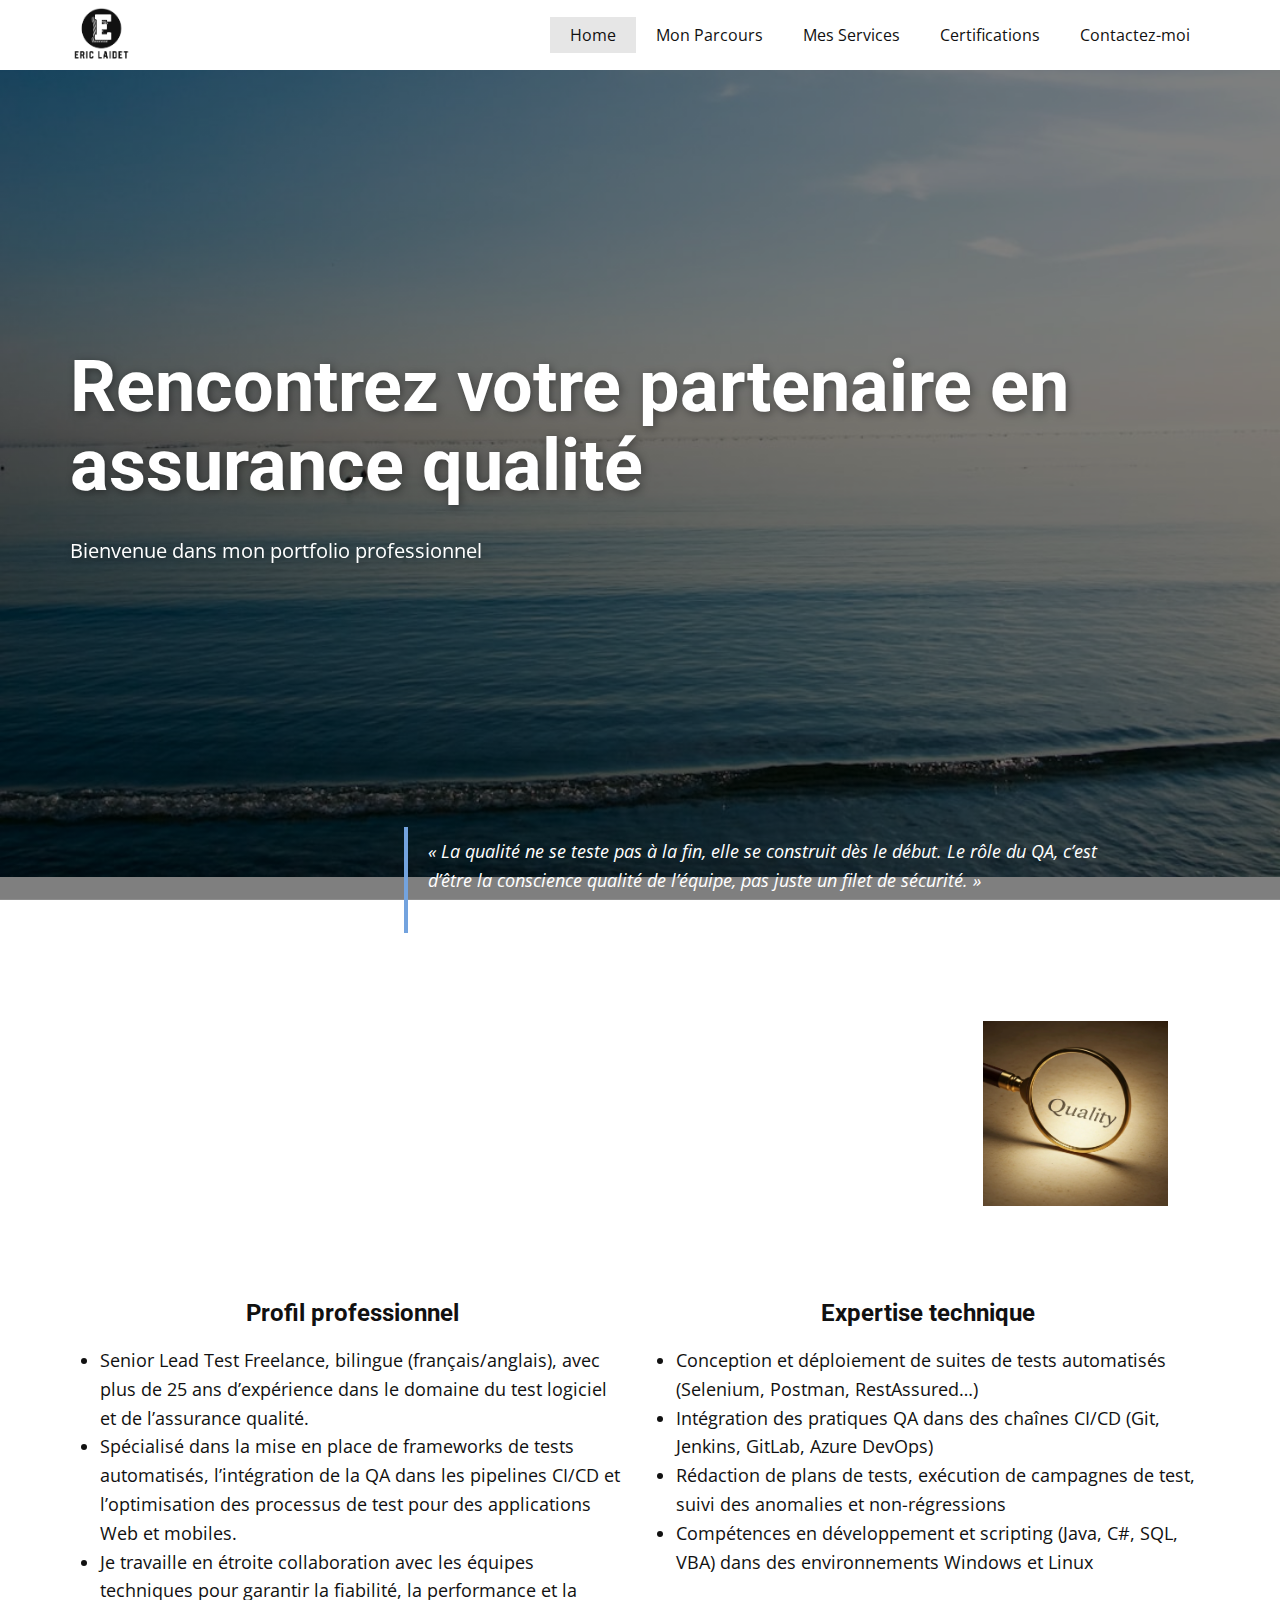
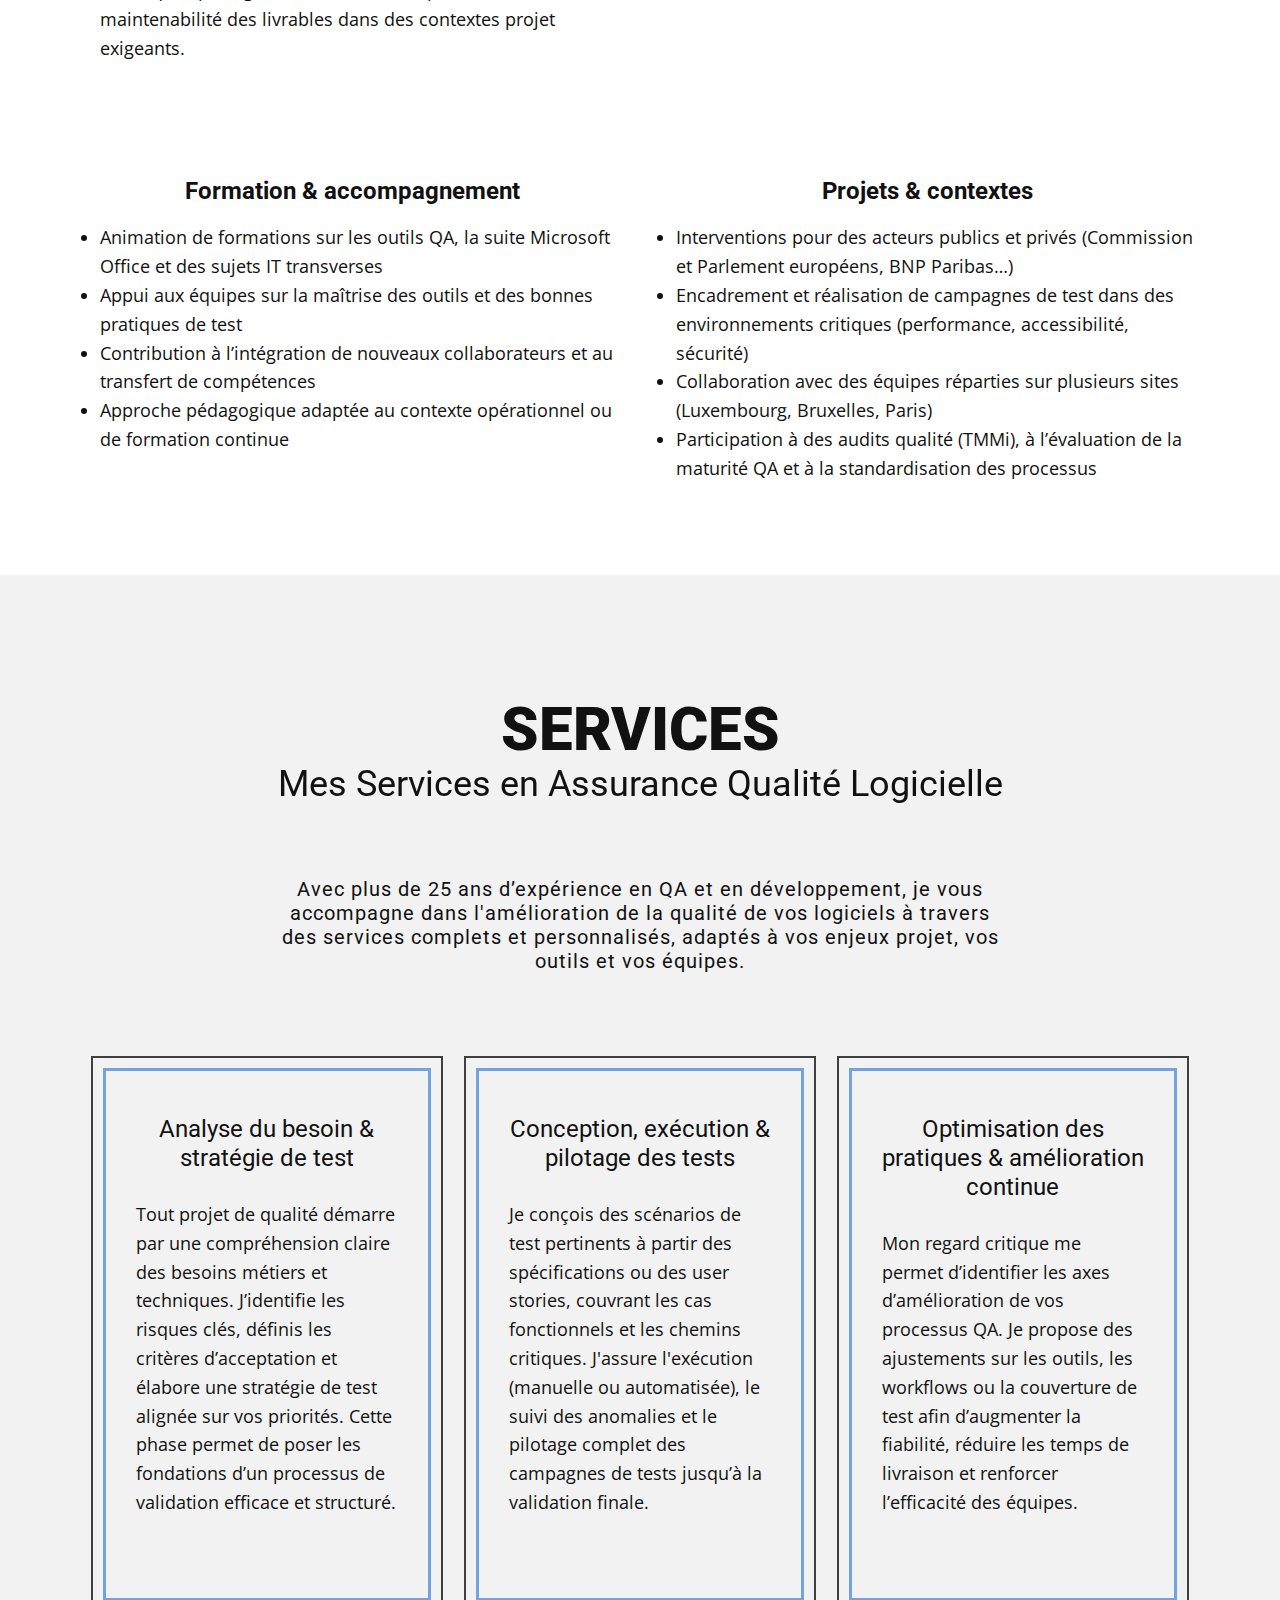
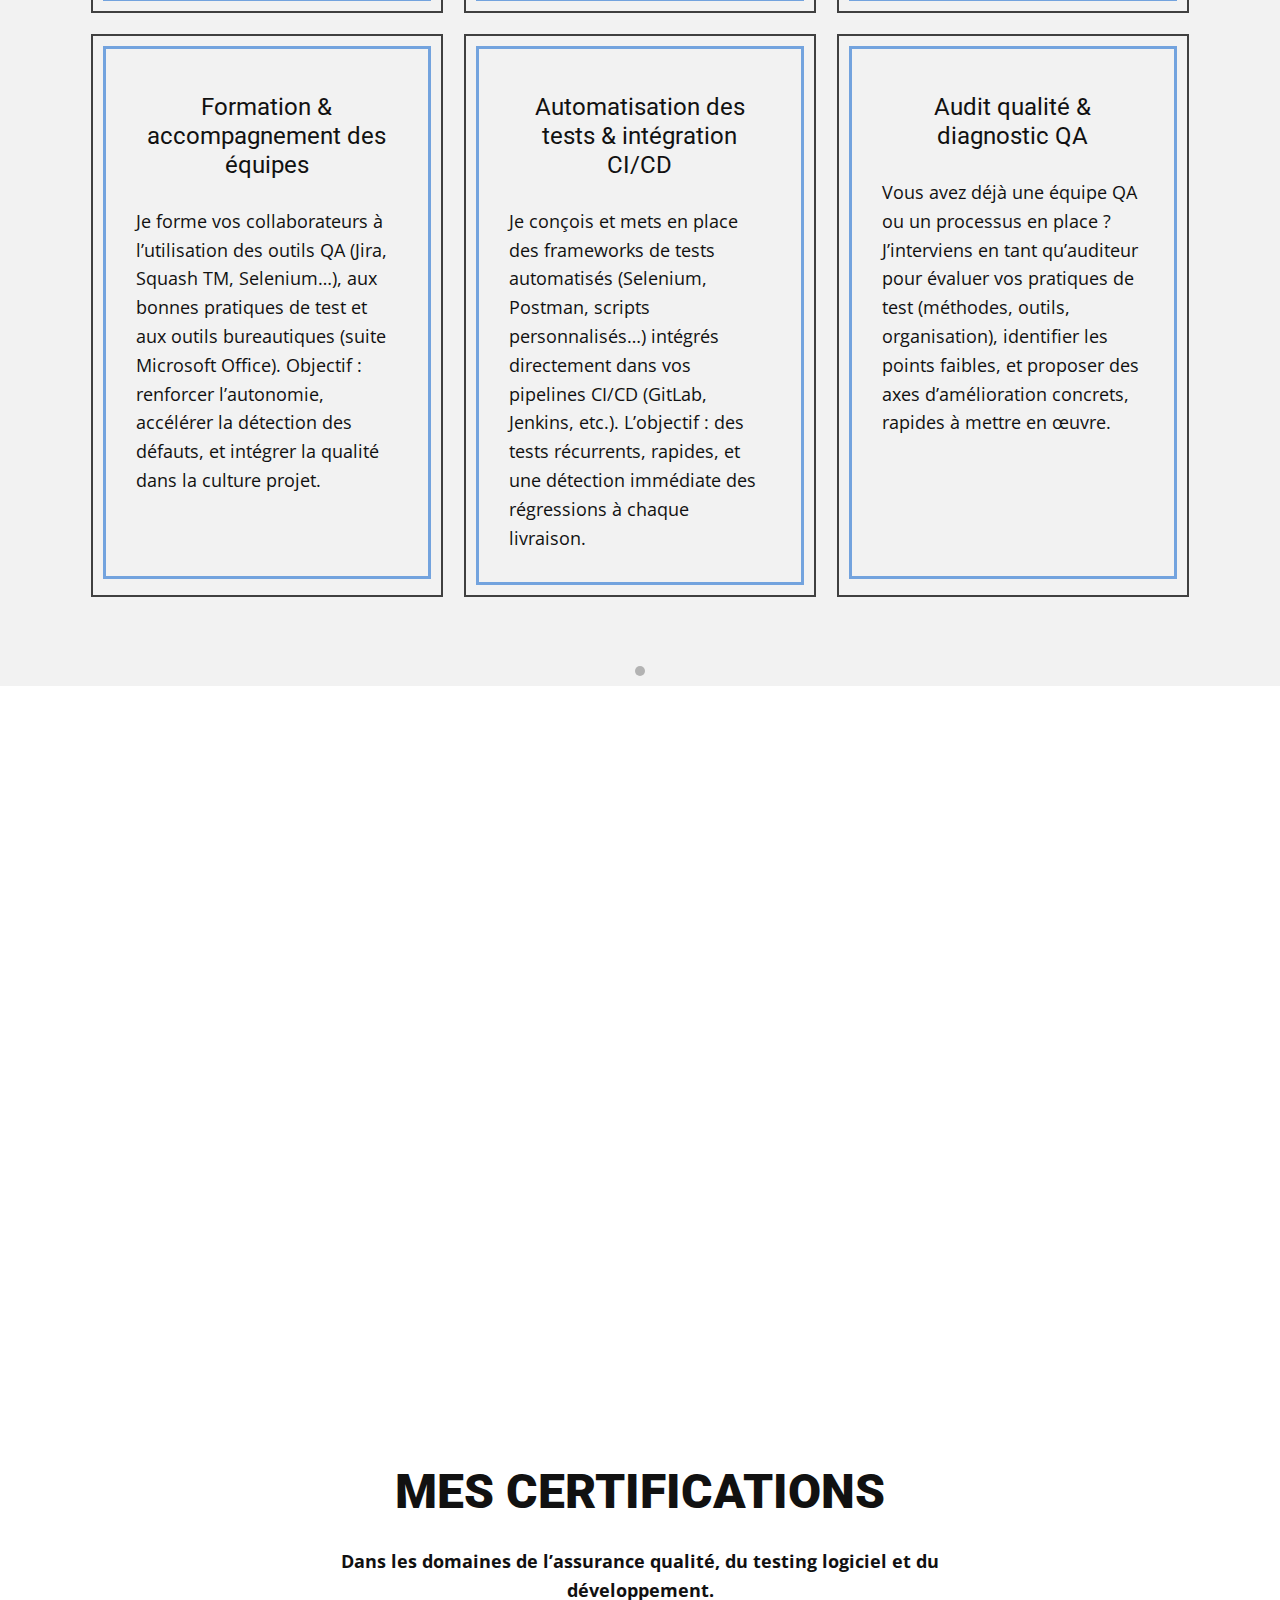
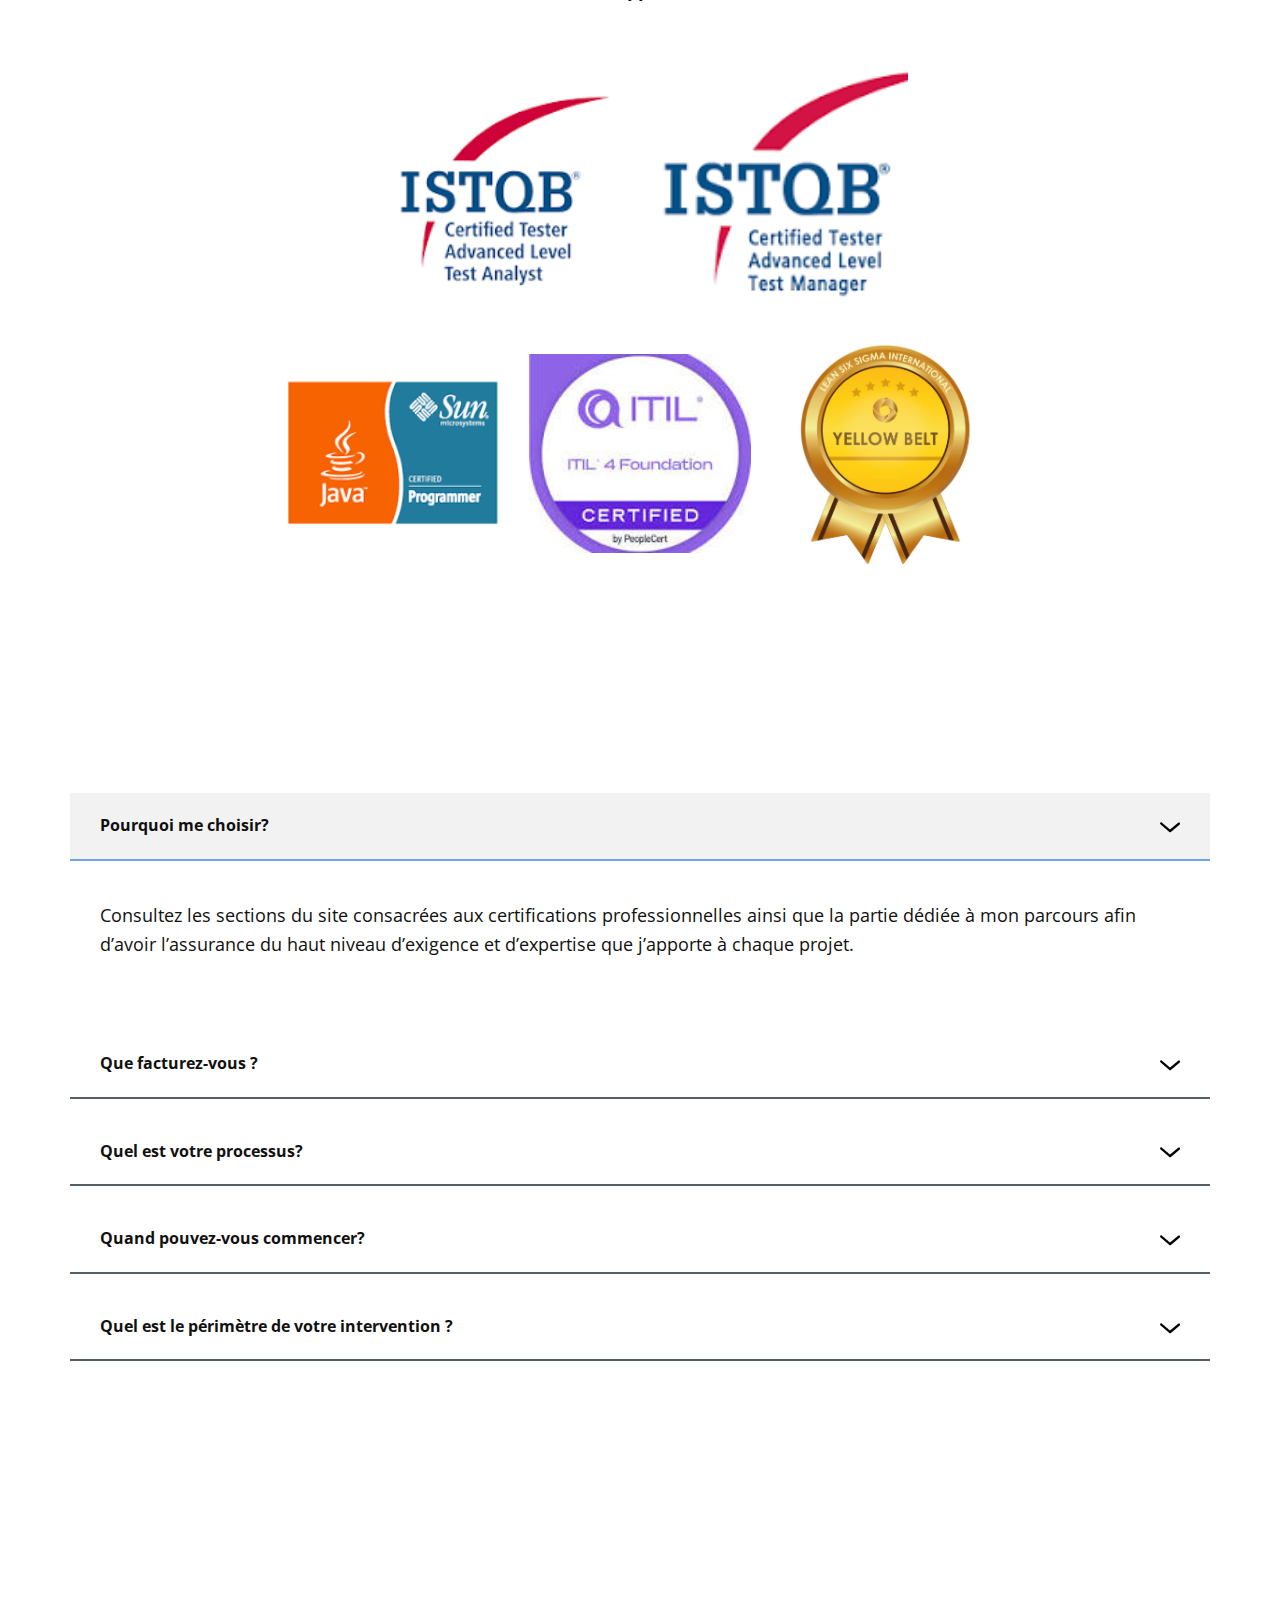
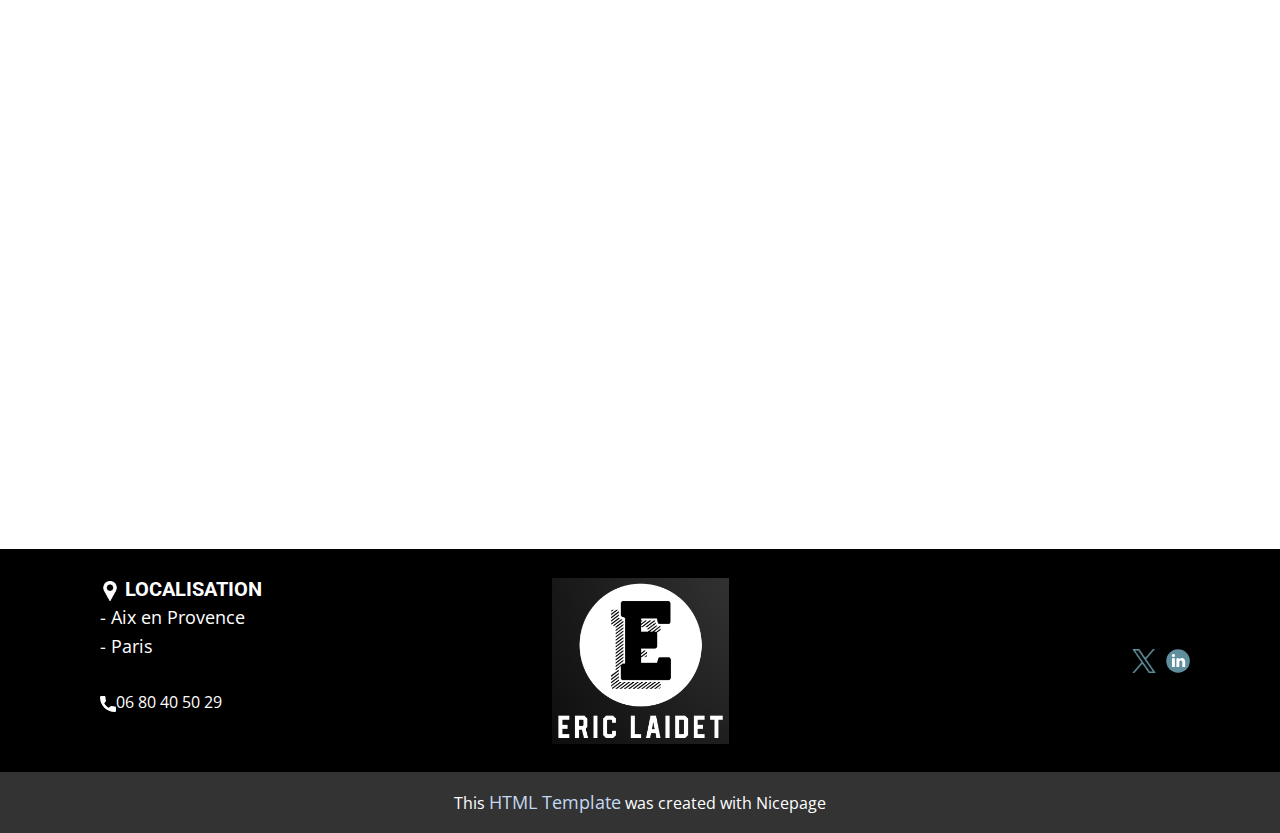
<file: index.html>
<!DOCTYPE html>
<html style="font-size: 16px;" lang="fr"><head>
    <meta name="viewport" content="width=device-width, initial-scale=1.0">
    <meta charset="utf-8">
    <meta name="keywords" content="Connect with the QA Expert, Certification, Professional QA Portfolio Overview, Services, We provide value of our clients, Meet the Quality Assurance Specialist, Contact Me, Introduction, Explore My Services, My Picture, Quality Assurance Services Offered, Faq, Contact Us">
    <meta name="description" content="">
    <title>ELaidet_QA</title>
    <link rel="stylesheet" href="nicepage.css" media="screen">
<link rel="stylesheet" href="index.css" media="screen">
    <script class="u-script" type="text/javascript" src="jquery.js" defer=""></script>
    <script class="u-script" type="text/javascript" src="nicepage.js" defer=""></script>
    <meta name="generator" content="Nicepage 7.9.4, nicepage.com">
    <meta name="referrer" content="origin">
    <link rel="icon" href="images/Logo_EL_Black.png">
    
    
    
    
    
    
    
    
    
    <link id="u-theme-google-font" rel="stylesheet" href="https://fonts.googleapis.com/css?family=Roboto:100,100i,300,300i,400,400i,500,500i,700,700i,900,900i|Open+Sans:300,300i,400,400i,500,500i,600,600i,700,700i,800,800i">
    <script type="application/ld+json">{
		"@context": "http://schema.org",
		"@type": "Organization",
		"name": "ELaidet_QA",
		"logo": "images/Logo_EL_White_Eric.png",
		"sameAs": [
				"https://x.com/luxtesting",
				"https://www.linkedin.com/in/eriklaidet/"
		]
}</script>
    <meta name="theme-color" content="#73a3de">
    <meta property="og:title" content="ELaidet_QA">
    <meta property="og:description" content="">
    <meta property="og:type" content="website">
  <meta data-intl-tel-input-cdn-path="intlTelInput/"></head>
  <body data-home-page="ELaidet_QA.html" data-home-page-title="ELaidet_QA" data-path-to-root="./" data-include-products="false" class="u-body u-xl-mode" data-lang="fr"><header class="u-clearfix u-header u-sticky u-sticky-6be7 u-header" id="header"><div class="u-clearfix u-sheet u-valign-middle-lg u-valign-middle-md u-valign-middle-sm u-valign-middle-xs u-sheet-1">
        <a href="#" class="u-image u-logo u-image-1" data-image-width="282" data-image-height="259">
          <img src="images/Logo_EL_White_Eric.png" class="u-logo-image u-logo-image-1">
        </a>
        <nav class="u-menu u-menu-one-level u-offcanvas u-menu-1" role="navigation">
          <div class="menu-collapse" style="font-size: 1rem; letter-spacing: 0px;">
            <a class="u-button-style u-custom-color u-custom-left-right-menu-spacing u-custom-padding-bottom u-custom-top-bottom-menu-spacing u-hamburger-link u-nav-link u-text-active-palette-1-base u-text-hover-palette-2-base" href="#" tabindex="-1" aria-label="Open menu" aria-controls="d698">
              <svg class="u-svg-link" viewBox="0 0 24 24"><use xlink:href="#menu-hamburger"></use></svg>
              <svg class="u-svg-content" version="1.1" id="menu-hamburger" viewBox="0 0 16 16" x="0px" y="0px" xmlns:xlink="http://www.w3.org/1999/xlink" xmlns="http://www.w3.org/2000/svg"><g><rect y="1" width="16" height="2"></rect><rect y="7" width="16" height="2"></rect><rect y="13" width="16" height="2"></rect>
</g></svg>
            </a>
          </div>
          <div class="u-custom-menu u-nav-container">
            <ul role="menubar" class="u-nav u-unstyled u-nav-1"><li role="none" class="u-nav-item"><a tabindex="-1" role="menuitem" class="u-button-style u-nav-link u-white" href="./#Introduction" data-page-id="11914020" aria-haspopup="true">Home</a>
</li><li role="none" class="u-nav-item"><a tabindex="-1" role="menuitem" class="u-button-style u-nav-link u-white" href="./#MonParcours" data-page-id="11914020">Mon Parcours</a>
</li><li role="none" class="u-nav-item"><a tabindex="-1" role="menuitem" class="u-button-style u-nav-link u-white" href="./#carousel-2c79" data-page-id="11914020">Mes Services</a>
</li><li role="none" class="u-nav-item"><a tabindex="-1" role="menuitem" class="u-button-style u-nav-link u-white" href="./#block-1" data-page-id="11914020">Certifications</a>
</li><li role="none" class="u-nav-item"><a tabindex="-1" role="menuitem" class="u-button-style u-nav-link u-white" href="./#MeContacter" data-page-id="11914020">Contactez-moi</a>
</li></ul>
          </div>
          <div class="u-custom-menu u-nav-container-collapse" id="d698" role="region" aria-label="Menu panel">
            <div class="u-black u-container-style u-inner-container-layout u-opacity u-opacity-95 u-sidenav">
              <div class="u-inner-container-layout u-sidenav-overflow">
                <div class="u-menu-close" tabindex="-1" aria-label="Close menu"></div>
                <ul class="u-align-center u-nav u-popupmenu-items u-unstyled u-nav-2" role="menubar"><li role="none" class="u-nav-item"><a tabindex="-1" role="menuitem" class="u-button-style u-nav-link" href="./#Introduction" data-page-id="11914020" aria-haspopup="true">Home</a>
</li><li role="none" class="u-nav-item"><a tabindex="-1" role="menuitem" class="u-button-style u-nav-link" href="./#MonParcours" data-page-id="11914020">Mon Parcours</a>
</li><li role="none" class="u-nav-item"><a tabindex="-1" role="menuitem" class="u-button-style u-nav-link" href="./#carousel-2c79" data-page-id="11914020">Mes Services</a>
</li><li role="none" class="u-nav-item"><a tabindex="-1" role="menuitem" class="u-button-style u-nav-link" href="./#block-1" data-page-id="11914020">Certifications</a>
</li><li role="none" class="u-nav-item"><a tabindex="-1" role="menuitem" class="u-button-style u-nav-link" href="./#MeContacter" data-page-id="11914020">Contactez-moi</a>
</li></ul>
              </div>
            </div>
            <div class="u-black u-menu-overlay u-opacity u-opacity-70"></div>
          </div>
        </nav>
      </div></header> 
    <section class="skrollable skrollable-between u-align-center u-clearfix u-container-align-center u-container-align-center-xl u-image u-parallax u-shading u-uploaded-video u-section-1" id="Introduction" src="" data-image-width="425" data-image-height="319">
      <div class="u-clearfix u-sheet u-valign-bottom-md u-sheet-1">
        <h1 class="u-align-left u-text u-text-1" data-animation-name="customAnimationIn" data-animation-duration="1500" data-animation-delay="500">Rencontrez votre partenaire en assurance qualité</h1>
        <p class="u-align-left u-large-text u-text u-text-variant u-text-2" data-animation-name="customAnimationIn" data-animation-duration="1500" data-animation-delay="500">Bienvenue dans mon portfolio professionnel</p>
        <a href="./#MeContacter" data-page-id="11914020" class="u-active-white u-align-left u-border-2 u-border-active-white u-border-hover-white u-border-white u-btn u-btn-round u-button-style u-hover-white u-none u-radius-5 u-text-active-black u-text-hover-black u-btn-1" data-animation-name="customAnimationIn" data-animation-duration="1500" data-animation-delay="500">Me contacter </a>
        <blockquote class="u-align-left u-text u-text-3"> « La qualité ne se teste pas à la fin, elle se construit dès le début. Le rôle du QA, c’est d’être la conscience qualité de l’équipe, pas juste un filet de sécurité. »<br> — Un QA évangéliste
        </blockquote>
      </div>
    </section>
    <section class="u-align-center u-clearfix u-container-align-center u-container-align-center-xl u-section-2" id="MonParcours">
      <div class="u-clearfix u-sheet u-sheet-1">
        <h2 class="u-align-center u-text u-text-1" data-animation-name="customAnimationIn" data-animation-duration="1500" data-animation-delay="500">Mon parcours</h2>
        <img class="u-image u-image-default u-preserve-proportions u-image-1" src="images/Pict_Quality.png" alt="" data-image-width="1025" data-image-height="861">
        <div class="u-expanded-width u-list u-list-1">
          <div class="u-repeater u-repeater-1">
            <div class="u-container-style u-list-item u-repeater-item">
              <div class="u-container-layout u-similar-container u-valign-top u-container-layout-1">
                <h4 class="u-align-center u-text u-text-default u-text-2"> Profil professionnel</h4>
                <ul class="u-text u-text-default u-text-3">
                  <li> Senior Lead Test Freelance, bilingue (français/anglais), avec plus de 25 ans d’expérience dans le domaine du test logiciel et de l’assurance qualité.</li>
                  <li>Spécialisé dans la mise en place de frameworks de tests automatisés, l’intégration de la QA dans les pipelines CI/CD et l’optimisation des processus de test pour des applications Web et mobiles.</li>
                  <li>Je travaille en étroite collaboration avec les équipes techniques pour garantir la fiabilité, la performance et la maintenabilité des livrables dans des contextes projet exigeants.</li>
                </ul>
              </div>
            </div>
            <div class="u-container-style u-list-item u-repeater-item">
              <div class="u-container-layout u-similar-container u-valign-top u-container-layout-2">
                <h4 class="u-align-center u-text u-text-default u-text-4"> Expertise technique</h4>
                <ul class="u-text u-text-default u-text-5">
                  <li> Conception et déploiement de suites de tests automatisés (Selenium, Postman, RestAssured…) </li>
                  <li> Intégration des pratiques QA dans des chaînes CI/CD (Git, Jenkins, GitLab, Azure DevOps) </li>
                  <li> Rédaction de plans de tests, exécution de campagnes de test, suivi des anomalies et non-régressions </li>
                  <li> Compétences en développement et scripting (Java, C#, SQL, VBA) dans des environnements Windows et Linux</li>
                </ul>
              </div>
            </div>
            <div class="u-container-style u-list-item u-repeater-item">
              <div class="u-container-layout u-similar-container u-valign-top u-container-layout-3">
                <h4 class="u-align-center u-text u-text-default u-text-6"> Formation &amp; accompagnement</h4>
                <ul class="u-text u-text-default u-text-7">
                  <li> Animation de formations sur les outils QA, la suite Microsoft Office et des sujets IT transverses</li>
                  <li>Appui aux équipes sur la maîtrise des outils et des bonnes pratiques de test</li>
                  <li>Contribution à l’intégration de nouveaux collaborateurs et au transfert de compétences</li>
                  <li>Approche pédagogique adaptée au contexte opérationnel ou de formation continue</li>
                </ul>
              </div>
            </div>
            <div class="u-container-style u-list-item u-repeater-item">
              <div class="u-container-layout u-similar-container u-valign-top u-container-layout-4">
                <h4 class="u-align-center u-text u-text-default u-text-8"> Projets &amp; contextes</h4>
                <ul class="u-text u-text-default u-text-9">
                  <li> Interventions pour des acteurs publics et privés (Commission et Parlement européens, BNP Paribas…)</li>
                  <li>Encadrement et réalisation de campagnes de test dans des environnements critiques (performance, accessibilité, sécurité)</li>
                  <li>Collaboration avec des équipes réparties sur plusieurs sites (Luxembourg, Bruxelles, Paris)</li>
                  <li>Participation à des audits qualité (TMMi), à l’évaluation de la maturité QA et à la standardisation des processus</li>
                </ul>
              </div>
            </div>
          </div>
        </div>
      </div>
    </section>
    <section class="u-carousel u-slide u-block-7320-1" id="carousel-7a71" data-animation-name="" data-animation-duration="0" data-animation-delay="0" data-animation-direction="" data-interval="5000" data-u-ride="carousel">
      <ol class="u-absolute-hcenter u-carousel-indicators u-block-7320-2">
        <li data-u-target="#carousel-7a71" data-u-slide-to="0" class="u-active u-grey-30 u-shape-circle" style="width: 10px; height: 10px;"></li>
      </ol>
      <div class="u-carousel-inner" role="listbox">
        <div class="u-active u-align-center u-carousel-item u-clearfix u-valign-top-md u-section-3-1" data-animation-name="" data-animation-duration="0" data-animation-delay="0" data-animation-direction="">
          <div class="u-container-style u-expanded-width u-grey-5 u-group u-shape-rectangle u-group-1">
            <div class="u-container-layout u-container-layout-1">
              <h2 class="u-align-center u-text u-text-1" data-animation-name="customAnimationIn" data-animation-duration="1500">Services</h2>
              <h3 class="u-align-center u-text u-text-2" data-animation-name="customAnimationIn" data-animation-duration="1500" data-animation-delay="500"> Mes Services en Assurance Qualité Logicielle</h3>
              <h5 class="u-align-center u-text u-text-3"> Avec plus de 25 ans d’expérience en QA et en développement, je vous accompagne dans l'amélioration de la qualité de vos logiciels à travers des services complets et personnalisés, adaptés à vos enjeux projet, vos outils et vos équipes. </h5>
              <div class="u-align-center u-list u-list-1">
                <div class="u-layout-spacing-all u-repeater u-repeater-1">
                  <div class="u-border-2 u-border-grey-75 u-container-style u-list-item u-repeater-item">
                    <div class="u-container-layout u-similar-container u-valign-bottom-md u-valign-top-lg u-container-layout-2">
                      <div class="u-border-3 u-border-palette-1-base u-container-style u-expanded-width u-group u-group-2">
                        <div class="u-container-layout u-container-layout-3">
                          <h4 class="u-align-center u-text u-text-4"> Analyse du besoin &amp; stratégie de test</h4>
                          <p class="u-text u-text-default u-text-5"> Tout projet de qualité démarre par une compréhension claire des besoins métiers et techniques. J’identifie les risques clés, définis les critères d’acceptation et élabore une stratégie de test alignée sur vos priorités. Cette phase permet de poser les fondations d’un processus de validation efficace et structuré. </p>
                        </div>
                      </div>
                    </div>
                  </div>
                  <div class="u-border-2 u-border-grey-75 u-container-style u-list-item u-repeater-item">
                    <div class="u-container-layout u-similar-container u-valign-bottom-md u-valign-top-lg u-container-layout-4">
                      <div class="u-border-3 u-border-palette-1-base u-container-style u-expanded-width u-group u-group-3">
                        <div class="u-container-layout u-container-layout-5">
                          <h4 class="u-align-center u-text u-text-6"> Conception, exécution &amp; pilotage des tests</h4>
                          <p class="u-text u-text-default u-text-7"> Je conçois des scénarios de test pertinents à partir des spécifications ou des user stories, couvrant les cas fonctionnels et les chemins critiques. J'assure l'exécution (manuelle ou automatisée), le suivi des anomalies et le pilotage complet des campagnes de tests jusqu’à la validation finale. </p>
                        </div>
                      </div>
                    </div>
                  </div>
                  <div class="u-border-2 u-border-grey-75 u-container-style u-list-item u-repeater-item">
                    <div class="u-container-layout u-similar-container u-valign-bottom-md u-valign-top-lg u-container-layout-6">
                      <div class="u-border-3 u-border-palette-1-base u-container-style u-expanded-width u-group u-group-4">
                        <div class="u-container-layout u-container-layout-7">
                          <h4 class="u-align-center u-text u-text-8"> Optimisation des pratiques &amp; amélioration continue</h4>
                          <p class="u-text u-text-default u-text-9"> Mon regard critique me permet d’identifier les axes d’amélioration de vos processus QA. Je propose des ajustements sur les outils, les workflows ou la couverture de test afin d’augmenter la fiabilité, réduire les temps de livraison et renforcer l’efficacité des équipes. </p>
                        </div>
                      </div>
                    </div>
                  </div>
                  <div class="u-border-2 u-border-grey-75 u-container-style u-list-item u-repeater-item">
                    <div class="u-container-layout u-similar-container u-valign-bottom-md u-valign-top-lg u-container-layout-8">
                      <div class="u-border-3 u-border-palette-1-base u-container-style u-expanded-width u-group u-group-5">
                        <div class="u-container-layout u-container-layout-9">
                          <h4 class="u-align-center u-text u-text-10"> Formation &amp; accompagnement des équipes</h4>
                          <p class="u-text u-text-default u-text-11"> Je forme vos collaborateurs à l’utilisation des outils QA (Jira, Squash TM, Selenium…), aux bonnes pratiques de test et aux outils bureautiques (suite Microsoft Office). Objectif : renforcer l’autonomie, accélérer la détection des défauts, et intégrer la qualité dans la culture projet.</p>
                        </div>
                      </div>
                    </div>
                  </div>
                  <div class="u-border-2 u-border-grey-75 u-container-style u-list-item u-repeater-item">
                    <div class="u-container-layout u-similar-container u-valign-bottom-md u-valign-top-lg u-container-layout-10">
                      <div class="u-border-3 u-border-palette-1-base u-container-style u-expanded-width u-group u-group-6">
                        <div class="u-container-layout u-container-layout-11">
                          <h4 class="u-align-center u-text u-text-12"> Automatisation des tests &amp; intégration CI/CD </h4>
                          <p class="u-text u-text-default u-text-13"> Je conçois et mets en place des frameworks de tests automatisés (Selenium, Postman, scripts personnalisés…) intégrés directement dans vos pipelines CI/CD (GitLab, Jenkins, etc.). L’objectif : des tests récurrents, rapides, et une détection immédiate des régressions à chaque livraison.&nbsp;</p>
                        </div>
                      </div>
                    </div>
                  </div>
                  <div class="u-border-2 u-border-grey-75 u-container-style u-list-item u-repeater-item">
                    <div class="u-container-layout u-similar-container u-valign-bottom-md u-valign-top-lg u-container-layout-12">
                      <div class="u-border-3 u-border-palette-1-base u-container-style u-expanded-width u-group u-group-7">
                        <div class="u-container-layout u-container-layout-13">
                          <h4 class="u-align-center u-text u-text-14"> Audit qualité &amp; diagnostic QA </h4>
                          <p class="u-text u-text-default u-text-15"> Vous avez déjà une équipe QA ou un processus en place ? J’interviens en tant qu’auditeur pour évaluer vos pratiques de test (méthodes, outils, organisation), identifier les points faibles, et proposer des axes d’amélioration concrets, rapides à mettre en œuvre.</p>
                        </div>
                      </div>
                    </div>
                  </div>
                </div>
              </div>
            </div>
          </div>
        </div>
      </div>
      <a class="u-absolute-vcenter u-carousel-control u-carousel-control-prev u-hidden u-text-grey-30 u-block-7320-3" href="#carousel-7a71" role="button" data-u-slide="prev"><span aria-hidden="true">
          <svg class="u-svg-link" viewBox="0 0 477.175 477.175"><path d="M145.188,238.575l215.5-215.5c5.3-5.3,5.3-13.8,0-19.1s-13.8-5.3-19.1,0l-225.1,225.1c-5.3,5.3-5.3,13.8,0,19.1l225.1,225
                    c2.6,2.6,6.1,4,9.5,4s6.9-1.3,9.5-4c5.3-5.3,5.3-13.8,0-19.1L145.188,238.575z"></path></svg></span><span class="sr-only">Previous</span>
      </a>
      <a class="u-absolute-vcenter u-carousel-control u-carousel-control-next u-hidden u-text-grey-30 u-block-7320-4" href="#carousel-7a71" role="button" data-u-slide="next"><span aria-hidden="true">
          <svg class="u-svg-link" viewBox="0 0 477.175 477.175"><path d="M360.731,229.075l-225.1-225.1c-5.3-5.3-13.8-5.3-19.1,0s-5.3,13.8,0,19.1l215.5,215.5l-215.5,215.5
                    c-5.3,5.3-5.3,13.8,0,19.1c2.6,2.6,6.1,4,9.5,4c3.4,0,6.9-1.3,9.5-4l225.1-225.1C365.931,242.875,365.931,234.275,360.731,229.075z"></path></svg></span><span class="sr-only">Suivant</span>
      </a>
    </section>
    <section class="skrollable u-clearfix u-image u-parallax u-shading u-section-4" id="BackGround_Logo" src="" data-image-width="1024" data-image-height="1024" data-animation-name="" data-animation-duration="0" data-animation-delay="0" data-animation-direction="">
      <div class="u-clearfix u-sheet u-valign-middle-md u-valign-middle-sm u-valign-middle-xs u-sheet-1">
        <h2 class="u-align-center u-text u-text-default u-text-1" data-animation-name="fadeIn" data-animation-duration="1500" data-animation-delay="500">Quality Assurance Services</h2>
        <a href="./#MeContacter" data-page-id="11914020" class="u-active-white u-align-center u-border-2 u-border-active-white u-border-hover-white u-border-white u-btn u-btn-round u-button-style u-hover-white u-none u-radius-5 u-text-active-black u-text-hover-black u-btn-1" data-animation-name="flipIn" data-animation-duration="1500" data-animation-delay="500" data-animation-direction="X">prendre contact </a>
      </div>
    </section>
    <section class="u-align-center u-clearfix u-container-align-center u-section-5" id="block-1">
      <div class="u-clearfix u-sheet u-sheet-1">
        <h2 class="u-align-center u-text u-text-default-lg u-text-default-md u-text-default-sm u-text-default-xl u-text-1"> Mes certifications</h2>
        <p class="u-align-center u-text u-text-2">Dans les domaines de l’assurance qualité, du testing logiciel et du développement.</p>
        <div class="u-expanded-width-sm u-expanded-width-xs u-gallery u-layout-grid u-show-text-on-hover u-gallery-1" id="carousel-2c48">
          <div class="u-gallery-inner u-gallery-inner-1" role="listbox">
            <div class="u-effect-fade u-gallery-item u-gallery-item-1">
              <div class="u-back-slide" data-image-width="204" data-image-height="192">
                <img class="u-back-image u-expanded" src="images/istqb_test_analyst.png">
              </div>
              <div class="u-align-center u-container-align-center u-over-slide u-shading u-valign-bottom-lg u-valign-bottom-md u-valign-bottom-sm u-valign-bottom-xs u-valign-middle-xl u-over-slide-1"></div>
            </div>
            <div class="u-effect-fade u-gallery-item u-gallery-item-2">
              <div class="u-back-slide" data-image-width="209" data-image-height="148">
                <img class="u-back-image u-expanded u-back-image-2" src="images/istqb_test_manager.png">
              </div>
              <div class="u-align-center u-container-align-center u-over-slide u-shading u-valign-bottom-lg u-valign-bottom-md u-valign-bottom-sm u-valign-bottom-xs u-valign-middle-xl u-over-slide-2"></div>
            </div>
          </div>
        </div>
        <div class="custom-expanded u-gallery u-layout-grid u-show-text-on-hover u-gallery-2" id="carousel-2c48">
          <div class="u-gallery-inner u-gallery-inner-2" role="listbox">
            <div class="u-effect-fade u-gallery-item u-gallery-item-3">
              <div class="u-back-slide" data-image-width="211" data-image-height="148">
                <img class="u-back-image u-expanded u-image-contain" src="images/Sunlogo_2.png">
              </div>
              <div class="u-align-center u-container-align-center u-over-slide u-shading u-valign-bottom-lg u-valign-bottom-md u-valign-bottom-sm u-valign-bottom-xs u-valign-middle-xl u-over-slide-3"></div>
            </div>
            <div class="u-effect-fade u-gallery-item u-gallery-item-4">
              <div class="u-back-slide" data-image-width="165" data-image-height="148">
                <img class="u-back-image u-expanded u-image-contain" src="images/itil_foundation_logo.jpeg">
              </div>
              <div class="u-align-center u-container-align-center u-over-slide u-shading u-valign-bottom-lg u-valign-bottom-md u-valign-bottom-sm u-valign-bottom-xs u-valign-middle-xl u-over-slide-4"></div>
            </div>
            <div class="u-effect-fade u-gallery-item u-gallery-item-5">
              <div class="u-back-slide" data-image-width="600" data-image-height="600">
                <img class="u-back-image u-expanded" src="images/sixsigmayellobelt.png">
              </div>
              <div class="u-align-center u-container-align-center u-over-slide u-shading u-valign-bottom-lg u-valign-bottom-md u-valign-bottom-sm u-valign-bottom-xs u-valign-middle-xl u-over-slide-5"></div>
            </div>
          </div>
        </div>
      </div>
    </section>
    <section class="u-align-left u-clearfix u-container-align-center-lg u-container-align-center-md u-container-align-center-sm u-container-align-center-xl u-container-align-left u-container-align-left-lg u-container-align-left-md u-container-align-left-sm u-container-align-left-xl u-section-6" id="FAQ">
      <div class="u-clearfix u-sheet u-valign-middle-lg u-valign-middle-md u-valign-middle-sm u-sheet-1">
        <h2 class="u-align-center u-text u-text-default-lg u-text-default-md u-text-default-sm u-text-default-xl u-text-1" data-animation-name="customAnimationIn" data-animation-duration="1000" data-animation-delay="0">Faq</h2>
        <div class="u-accordion u-expanded-width u-faq u-spacing-20 u-accordion-1" role="tablist">
          <div class="u-accordion-item">
            <a class="active u-accordion-link u-active-grey-5 u-border-2 u-border-active-palette-1-base u-border-hover-palette-5-dark-2 u-border-no-left u-border-no-right u-border-no-top u-border-palette-5-dark-2 u-button-style u-text-body-color u-accordion-link-1" id="link-accordion-6327" aria-controls="accordion-6327" aria-selected="true" role="tab"><span class="u-accordion-link-text">Pourquoi me choisir?</span><span class="u-accordion-link-icon u-icon u-icon-circle u-text-black u-icon-1"><svg class="u-svg-link" preserveAspectRatio="xMidYMin slice" viewBox="0 0 16 16" style=""><use xlink:href="#svg-2c6d"></use></svg><svg class="u-svg-content" viewBox="0 0 16 16" x="0px" y="0px" id="svg-2c6d" style=""><path d="M8,10.7L1.6,5.3c-0.4-0.4-1-0.4-1.3,0c-0.4,0.4-0.4,0.9,0,1.3l7.2,6.1c0.1,0.1,0.4,0.2,0.6,0.2s0.4-0.1,0.6-0.2l7.1-6
	c0.4-0.4,0.4-0.9,0-1.3c-0.4-0.4-1-0.4-1.3,0L8,10.7z"></path></svg></span>
            </a>
            <div class="u-accordion-active u-accordion-pane u-container-style u-accordion-pane-1" id="accordion-6327" aria-labelledby="link-accordion-6327" role="tabpanel">
              <div class="u-container-layout u-container-layout-1">
                <div class="fr-view u-clearfix u-rich-text u-text">
                  <p class="skrollable" id="isPasted" style="">Consultez les sections du site consacrées aux certifications professionnelles ainsi que la partie dédiée à mon parcours afin d’avoir l’assurance du haut niveau d’exigence et d’expertise que j’apporte à chaque projet.</p>
                </div>
              </div>
            </div>
          </div>
          <div class="u-accordion-item">
            <a class="u-accordion-link u-active-grey-5 u-border-2 u-border-active-palette-1-base u-border-hover-palette-5-dark-2 u-border-no-left u-border-no-right u-border-no-top u-border-palette-5-dark-2 u-button-style u-text-body-color u-accordion-link-2" id="link-accordion-4aab" aria-controls="accordion-4aab" aria-selected="false" role="tab"><span class="u-accordion-link-text"> Que facturez-vous ?</span><span class="u-accordion-link-icon u-icon u-icon-circle u-text-black u-icon-2"><svg class="u-svg-link" preserveAspectRatio="xMidYMin slice" viewBox="0 0 16 16" style=""><use xlink:href="#svg-937a"></use></svg><svg class="u-svg-content" viewBox="0 0 16 16" x="0px" y="0px" id="svg-937a" style=""><path d="M8,10.7L1.6,5.3c-0.4-0.4-1-0.4-1.3,0c-0.4,0.4-0.4,0.9,0,1.3l7.2,6.1c0.1,0.1,0.4,0.2,0.6,0.2s0.4-0.1,0.6-0.2l7.1-6
	c0.4-0.4,0.4-0.9,0-1.3c-0.4-0.4-1-0.4-1.3,0L8,10.7z"></path></svg></span>
            </a>
            <div class="u-accordion-pane u-container-style u-accordion-pane-2" id="accordion-4aab" aria-labelledby="link-accordion-4aab" role="tabpanel">
              <div class="u-container-layout u-container-layout-2">
                <div class="fr-view u-clearfix u-rich-text u-text">
                  <p class="skrollable" id="isPasted" style="">Une étude préliminaire gratuite est nécessaire afin de bien cerner votre besoin exact. Cela permettra ensuite de déterminer précisément le montant de ma prestation.</p>
                </div>
              </div>
            </div>
          </div>
          <div class="u-accordion-item">
            <a class="u-accordion-link u-active-grey-5 u-border-2 u-border-active-palette-1-base u-border-hover-palette-5-dark-2 u-border-no-left u-border-no-right u-border-no-top u-border-palette-5-dark-2 u-button-style u-text-body-color u-accordion-link-3" id="link-accordion-eb1f" aria-controls="accordion-eb1f" aria-selected="false" role="tab"><span class="u-accordion-link-text">Quel est votre processus?</span><span class="u-accordion-link-icon u-icon u-icon-circle u-text-black u-icon-3"><svg class="u-svg-link" preserveAspectRatio="xMidYMin slice" viewBox="0 0 16 16" style=""><use xlink:href="#svg-4086"></use></svg><svg class="u-svg-content" viewBox="0 0 16 16" x="0px" y="0px" id="svg-4086" style=""><path d="M8,10.7L1.6,5.3c-0.4-0.4-1-0.4-1.3,0c-0.4,0.4-0.4,0.9,0,1.3l7.2,6.1c0.1,0.1,0.4,0.2,0.6,0.2s0.4-0.1,0.6-0.2l7.1-6
	c0.4-0.4,0.4-0.9,0-1.3c-0.4-0.4-1-0.4-1.3,0L8,10.7z"></path></svg></span>
            </a>
            <div class="u-accordion-pane u-container-style u-accordion-pane-3" id="accordion-eb1f" aria-labelledby="link-accordion-eb1f" role="tabpanel">
              <div class="u-container-layout u-container-layout-3">
                <div class="fr-view u-clearfix u-rich-text u-text">
                  <p>Avant toute chose, une étude préliminaire gratuite est réalisée afin de bien comprendre vos besoins. Cela permet de définir une méthode de travail adaptée, étape par étape, pour garantir un accompagnement efficace et personnalisé tout au long du projet.</p>
                </div>
              </div>
            </div>
          </div>
          <div class="u-accordion-item u-expanded-width">
            <a class="u-accordion-link u-active-grey-5 u-border-2 u-border-active-palette-1-base u-border-hover-palette-5-dark-2 u-border-no-left u-border-no-right u-border-no-top u-border-palette-5-dark-2 u-button-style u-text-body-color u-accordion-link-4" id="link-accordion-eb1f" aria-controls="accordion-eb1f" aria-selected="false" role="tab"><span class="u-accordion-link-text"> Quand pouvez-vous commencer?</span><span class="u-accordion-link-icon u-icon u-icon-circle u-text-black u-icon-4"><svg class="u-svg-link" preserveAspectRatio="xMidYMin slice" viewBox="0 0 16 16" style=""><use xlink:href="#svg-df61"></use></svg><svg class="u-svg-content" viewBox="0 0 16 16" x="0px" y="0px" id="svg-df61" style=""><path d="M8,10.7L1.6,5.3c-0.4-0.4-1-0.4-1.3,0c-0.4,0.4-0.4,0.9,0,1.3l7.2,6.1c0.1,0.1,0.4,0.2,0.6,0.2s0.4-0.1,0.6-0.2l7.1-6
	c0.4-0.4,0.4-0.9,0-1.3c-0.4-0.4-1-0.4-1.3,0L8,10.7z"></path></svg></span>
            </a>
            <div class="u-accordion-pane u-container-style u-accordion-pane-4" id="accordion-eb1f" aria-labelledby="link-accordion-eb1f" role="tabpanel">
              <div class="u-container-layout u-container-layout-4">
                <div class="fr-view u-clearfix u-rich-text u-text">
                  <p>La disponibilité dépend de la nature et de l’urgence du projet. Une étude préliminaire gratuite permet d’évaluer vos besoins et de fixer ensemble un calendrier de démarrage réaliste et adapté.</p>
                </div>
              </div>
            </div>
          </div>
          <div class="u-accordion-item">
            <a class="u-accordion-link u-active-grey-5 u-border-2 u-border-active-palette-1-base u-border-hover-palette-5-dark-2 u-border-no-left u-border-no-right u-border-no-top u-border-palette-5-dark-2 u-button-style u-text-body-color u-accordion-link-5" id="link-206d" role="tab" aria-controls="206d" aria-selected="false"><span class="u-accordion-link-text"> Quel est le périmètre de votre intervention ?</span><span class="u-accordion-link-icon u-icon u-icon-circle u-text-black u-icon-5"><svg class="u-svg-link" preserveAspectRatio="xMidYMin slice" viewBox="0 0 16 16" style=""><use xlink:href="#svg-2b55"></use></svg><svg class="u-svg-content" viewBox="0 0 16 16" x="0px" y="0px" id="svg-2b55"><path d="M8,10.7L1.6,5.3c-0.4-0.4-1-0.4-1.3,0c-0.4,0.4-0.4,0.9,0,1.3l7.2,6.1c0.1,0.1,0.4,0.2,0.6,0.2s0.4-0.1,0.6-0.2l7.1-6
	c0.4-0.4,0.4-0.9,0-1.3c-0.4-0.4-1-0.4-1.3,0L8,10.7z"></path></svg></span>
            </a>
            <div class="u-accordion-pane u-container-style u-accordion-pane-5" id="206d" role="tabpanel" aria-labelledby="link-206d">
              <div class="u-container-layout u-container-layout-5">
                <div class="fr-view u-clearfix u-rich-text u-text">
                  <p>J’interviens en France, au Luxembourg, en Belgique et en Suisse, que ce soit en présentiel ou à distance (mode remote), selon les besoins et les contraintes de chaque projet. </p>
                </div>
              </div>
            </div>
          </div>
        </div>
      </div>
    </section>
    <section class="u-align-center u-clearfix u-container-align-center u-section-7" id="MeContacter">
      <div class="u-clearfix u-sheet u-valign-middle-md u-valign-middle-xs u-sheet-1">
        <div class="data-layout-selected u-clearfix u-expanded-width-sm u-expanded-width-xs u-gutter-0 u-layout-wrap u-layout-wrap-1">
          <div class="u-layout">
            <div class="u-layout-row">
              <div class="u-align-center u-container-align-center u-container-style u-layout-cell u-left-cell u-size-25-lg u-size-25-xl u-size-60-md u-size-60-sm u-size-60-xs u-layout-cell-1" data-animation-name="customAnimationIn" data-animation-duration="1500">
                <div class="u-container-layout u-valign-middle-lg u-valign-middle-md u-valign-middle-sm u-valign-middle-xs u-container-layout-1">
                  <h2 class="u-align-center u-text u-text-default u-text-1">Me contacter</h2>
                  <div class="u-align-left u-expanded-width u-form u-form-1">
					<form
					action="https://formspree.io/f/xanjyvjy"
					method="POST"
					class="u-clearfix u-form-spacing-20 u-form-vertical u-inner-form" style="padding: 30px;"
					>
						<div class="u-form-email u-form-group">
							<label class="u-label">Email</label>
							<input type="email" placeholder="Enter a valid email address" name="email" class="u-border-none u-input u-input-rectangle u-radius-20" required="">
						</div>
					  
						<div class="u-form-group u-form-message">
							<label for="message-b064" class="u-label">Message</label>
							<textarea placeholder="Enter your message" rows="4" cols="50" id="message-b064" name="message" class="u-border-none u-input u-input-rectangle u-radius-20" required=""></textarea>
						</div>

						<!-- your other form fields go here -->
						<button type="submit" >Envoyer</button>
					</form>

                  </div>
                </div>
              </div>
              <div class="u-container-style u-image u-layout-cell u-right-cell u-size-35-lg u-size-35-xl u-size-60-md u-size-60-sm u-size-60-xs u-image-1" data-animation-name="customAnimationIn" data-animation-duration="1500" data-animation-delay="500" data-image-width="3456" data-image-height="2304">
                <div class="u-container-layout u-valign-middle-lg u-valign-middle-md u-valign-middle-sm u-valign-middle-xs u-container-layout-2">
                  <p class="u-align-center u-text u-text-default u-text-2">Images from&nbsp;<b>
                      <a href="https://www.freepik.com" class="u-border-1 u-border-active-grey-60 u-border-grey-75 u-border-hover-grey-75 u-border-no-left u-border-no-right u-border-no-top u-bottom-left-radius-0 u-bottom-right-radius-0 u-btn u-button-link u-button-style u-none u-radius-0 u-text-body-color u-top-left-radius-0 u-top-right-radius-0 u-btn-2" target="_blank">Freepik</a></b>
                  </p>
                </div>
              </div>
            </div>
          </div>
        </div>
      </div>
    </section>
    
    
    
    <footer class="u-black u-clearfix u-footer" id="footer"><div class="u-clearfix u-sheet u-valign-middle u-sheet-1">
        <div class="data-layout-selected u-clearfix u-expanded-width u-gutter-0 u-layout-wrap u-layout-wrap-1">
          <div class="u-gutter-0 u-layout">
            <div class="u-layout-row">
              <div class="u-align-center-sm u-align-center-xs u-align-left-md u-align-left-xl u-container-style u-layout-cell u-left-cell u-size-20 u-size-30-md u-layout-cell-1">
                <div class="u-container-layout u-valign-middle-lg u-valign-middle-md u-valign-middle-sm u-valign-middle-xs u-container-layout-1"><!--position-->
                  <div data-position="" class="u-position u-position-1"><!--block-->
                    <div class="u-block">
                      <div class="u-block-container u-clearfix"></div>
                    </div><!--/block-->
                  </div><!--/position-->
                  <h5 class="u-text u-text-1"><span class="u-file-icon u-icon u-text-white"><img src="images/484167-0f572cc8.png" alt=""></span>&nbsp;Localisation
                  </h5>
                  <p class="u-text u-text-2">- Aix en Provence<br>- Paris
                  </p>
                  <a href="tel:+33680405029" class="u-active-none u-align-center-sm u-align-center-xs u-btn u-btn-rectangle u-button-style u-hover-none u-none u-btn-1"><span class="u-icon"><svg class="u-svg-content" viewBox="0 0 405.333 405.333" x="0px" y="0px" style="width: 1em; height: 1em;"><path d="M373.333,266.88c-25.003,0-49.493-3.904-72.704-11.563c-11.328-3.904-24.192-0.896-31.637,6.699l-46.016,34.752    c-52.8-28.181-86.592-61.952-114.389-114.368l33.813-44.928c8.512-8.512,11.563-20.971,7.915-32.64    C142.592,81.472,138.667,56.96,138.667,32c0-17.643-14.357-32-32-32H32C14.357,0,0,14.357,0,32    c0,205.845,167.488,373.333,373.333,373.333c17.643,0,32-14.357,32-32V298.88C405.333,281.237,390.976,266.88,373.333,266.88z"></path></svg></span>06 80 40 50 29
                  </a>
                </div>
              </div>
              <div class="u-align-center-sm u-align-right-md u-container-style u-layout-cell u-size-20 u-size-30-md u-layout-cell-2">
                <div class="u-container-layout u-valign-middle u-container-layout-2">
                  <a href="./#Introduction" data-page-id="11914020" class="u-image u-logo u-image-1" data-image-width="331" data-image-height="309">
                    <img src="images/Logo_EL_Black_Eric.png" class="u-logo-image u-logo-image-1">
                  </a>
                </div>
              </div>
              <div class="u-align-center-sm u-align-center-xs u-align-left-md u-align-right-lg u-align-right-xl u-container-style u-layout-cell u-right-cell u-size-20 u-size-30-md u-layout-cell-3">
                <div class="u-container-layout u-valign-middle u-container-layout-3">
                  <div class="u-social-icons u-social-icons-1">
                    <a class="u-social-url" title="twitter" target="_blank" href="https://x.com/luxtesting"><span class="u-file-icon u-icon u-social-icon u-social-twitter u-text-palette-4-dark-1 u-icon-3"><img src="images/11823292-c03b6b14.png" alt=""></span>
                    </a>
                    <a class="u-social-url" title="linkedin" target="_blank" href="https://www.linkedin.com/in/eriklaidet/"><span class="u-icon u-social-icon u-social-linkedin u-text-palette-4-dark-1"><svg class="u-svg-link" preserveAspectRatio="xMidYMin slice" viewBox="0 0 112 112" style=""><use xlink:href="#svg-ae7c"></use></svg><svg class="u-svg-content" viewBox="0 0 112 112" x="0" y="0" id="svg-ae7c"><circle fill="currentColor" cx="56.1" cy="56.1" r="55"></circle><path fill="#FFFFFF" d="M41.3,83.7H27.9V43.4h13.4V83.7z M34.6,37.9L34.6,37.9c-4.6,0-7.5-3.1-7.5-7c0-4,3-7,7.6-7s7.4,3,7.5,7
      C42.2,34.8,39.2,37.9,34.6,37.9z M89.6,83.7H76.2V62.2c0-5.4-1.9-9.1-6.8-9.1c-3.7,0-5.9,2.5-6.9,4.9c-0.4,0.9-0.4,2.1-0.4,3.3v22.5
      H48.7c0,0,0.2-36.5,0-40.3h13.4v5.7c1.8-2.7,5-6.7,12.1-6.7c8.8,0,15.4,5.8,15.4,18.1V83.7z"></path></svg></span>
                    </a>
                  </div>
                </div>
              </div>
            </div>
          </div>
        </div>
      </div></footer>
    <section class="u-backlink u-clearfix u-grey-80"> This <a href="https://nicepage.com/html-templates">HTML Template</a> was created with Nicepage 
    </section>
  
</body></html>
</file>
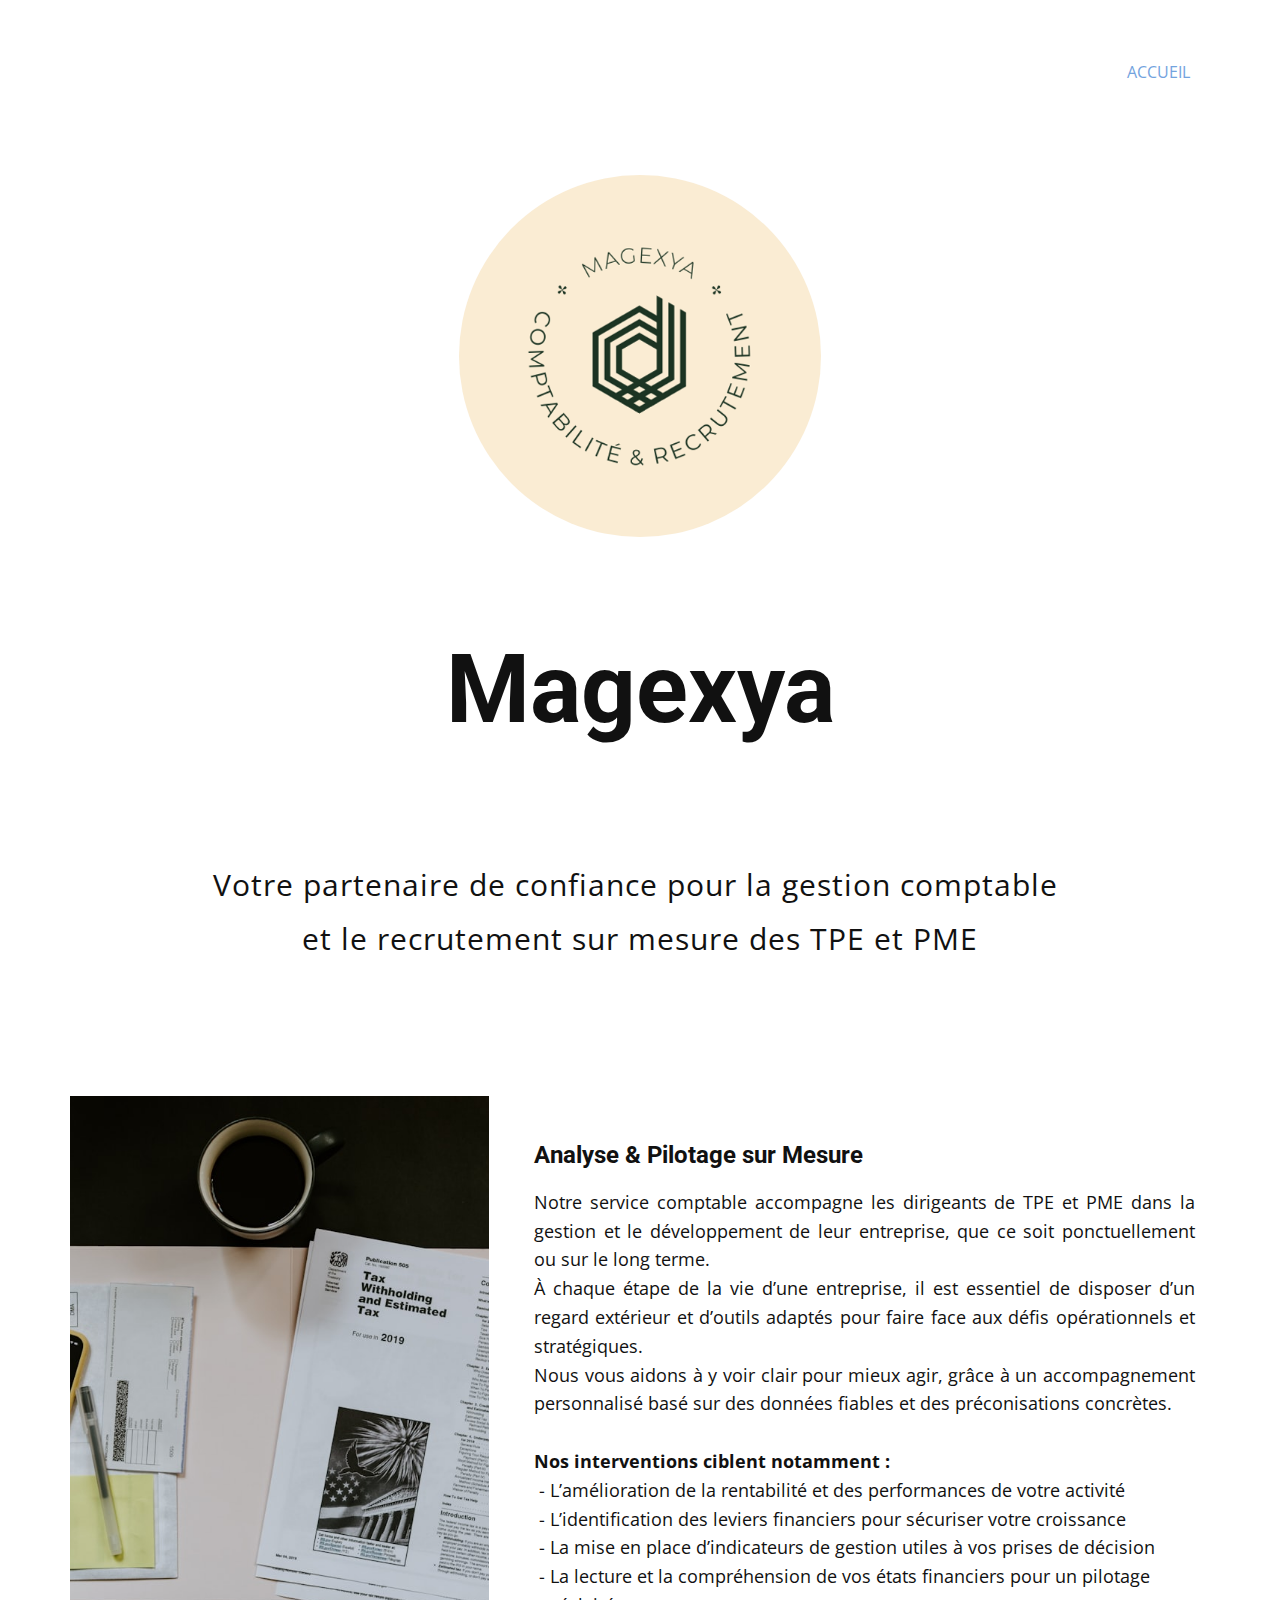
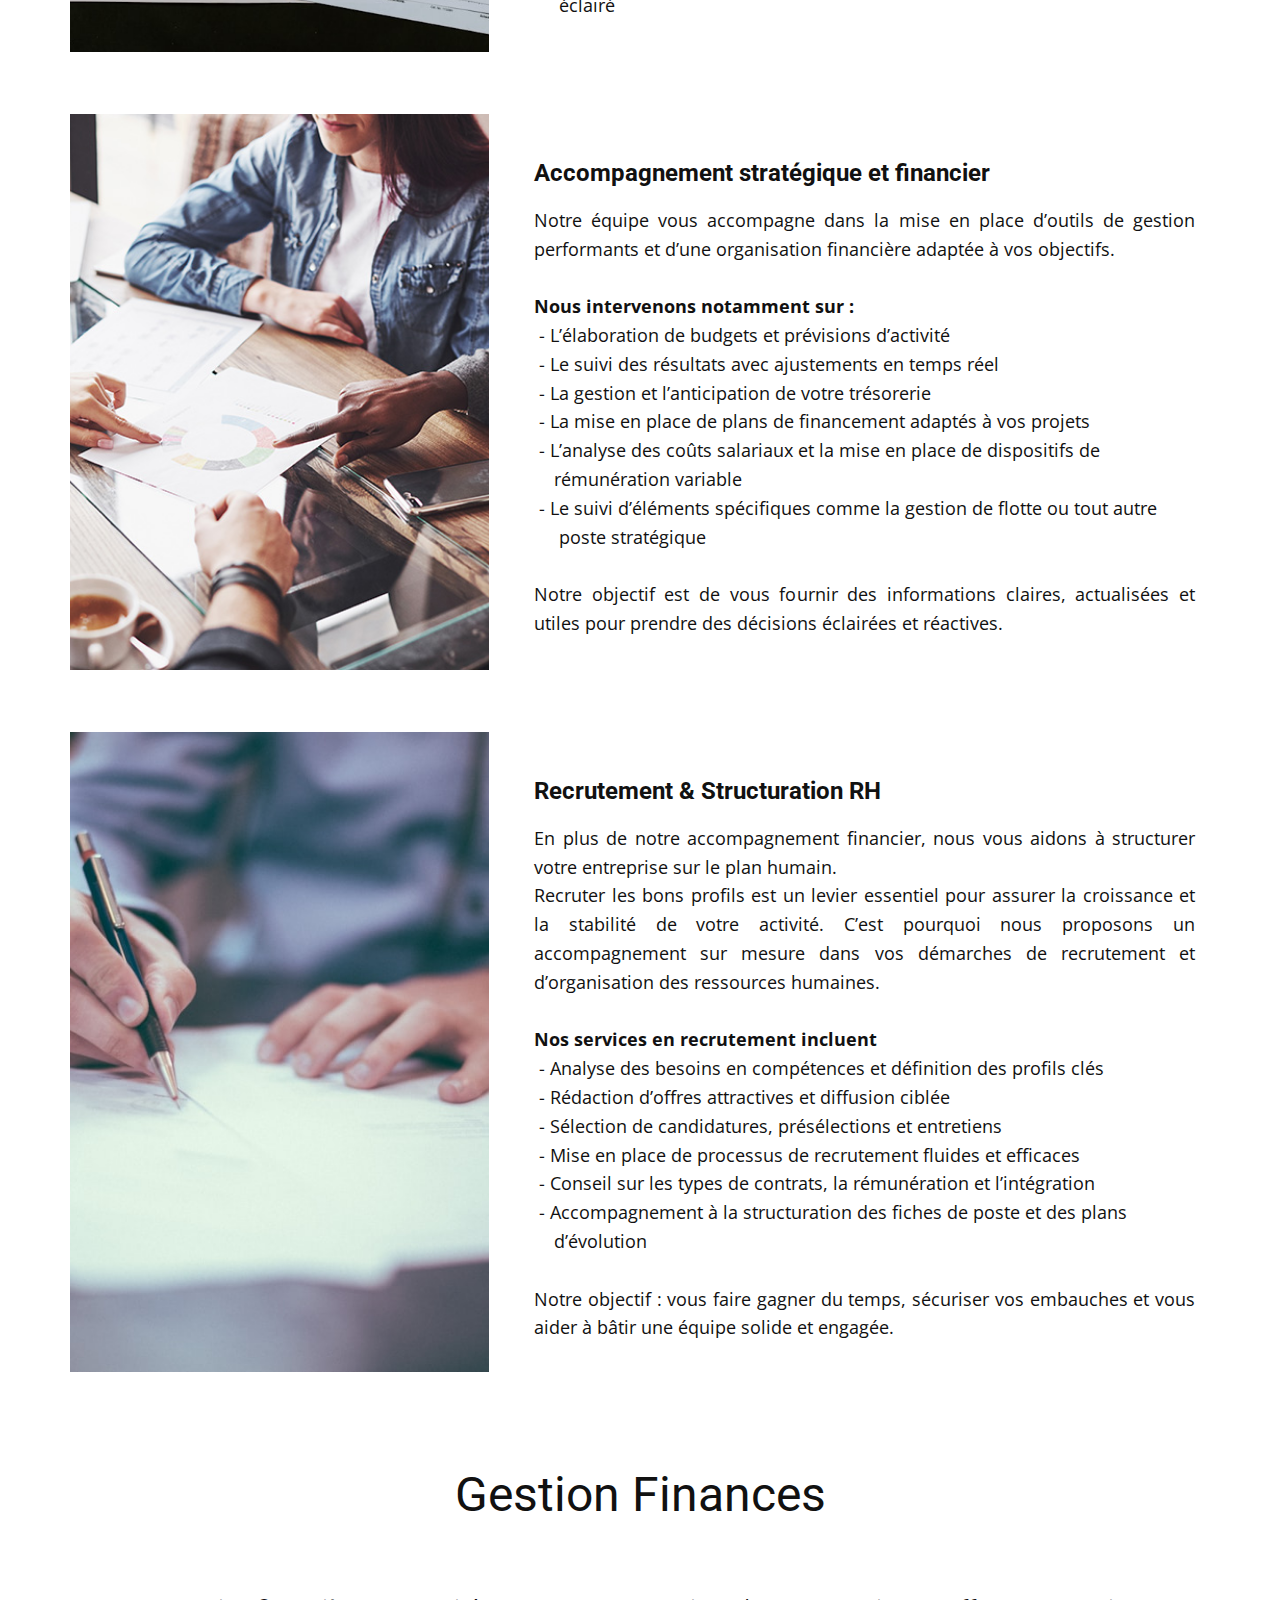
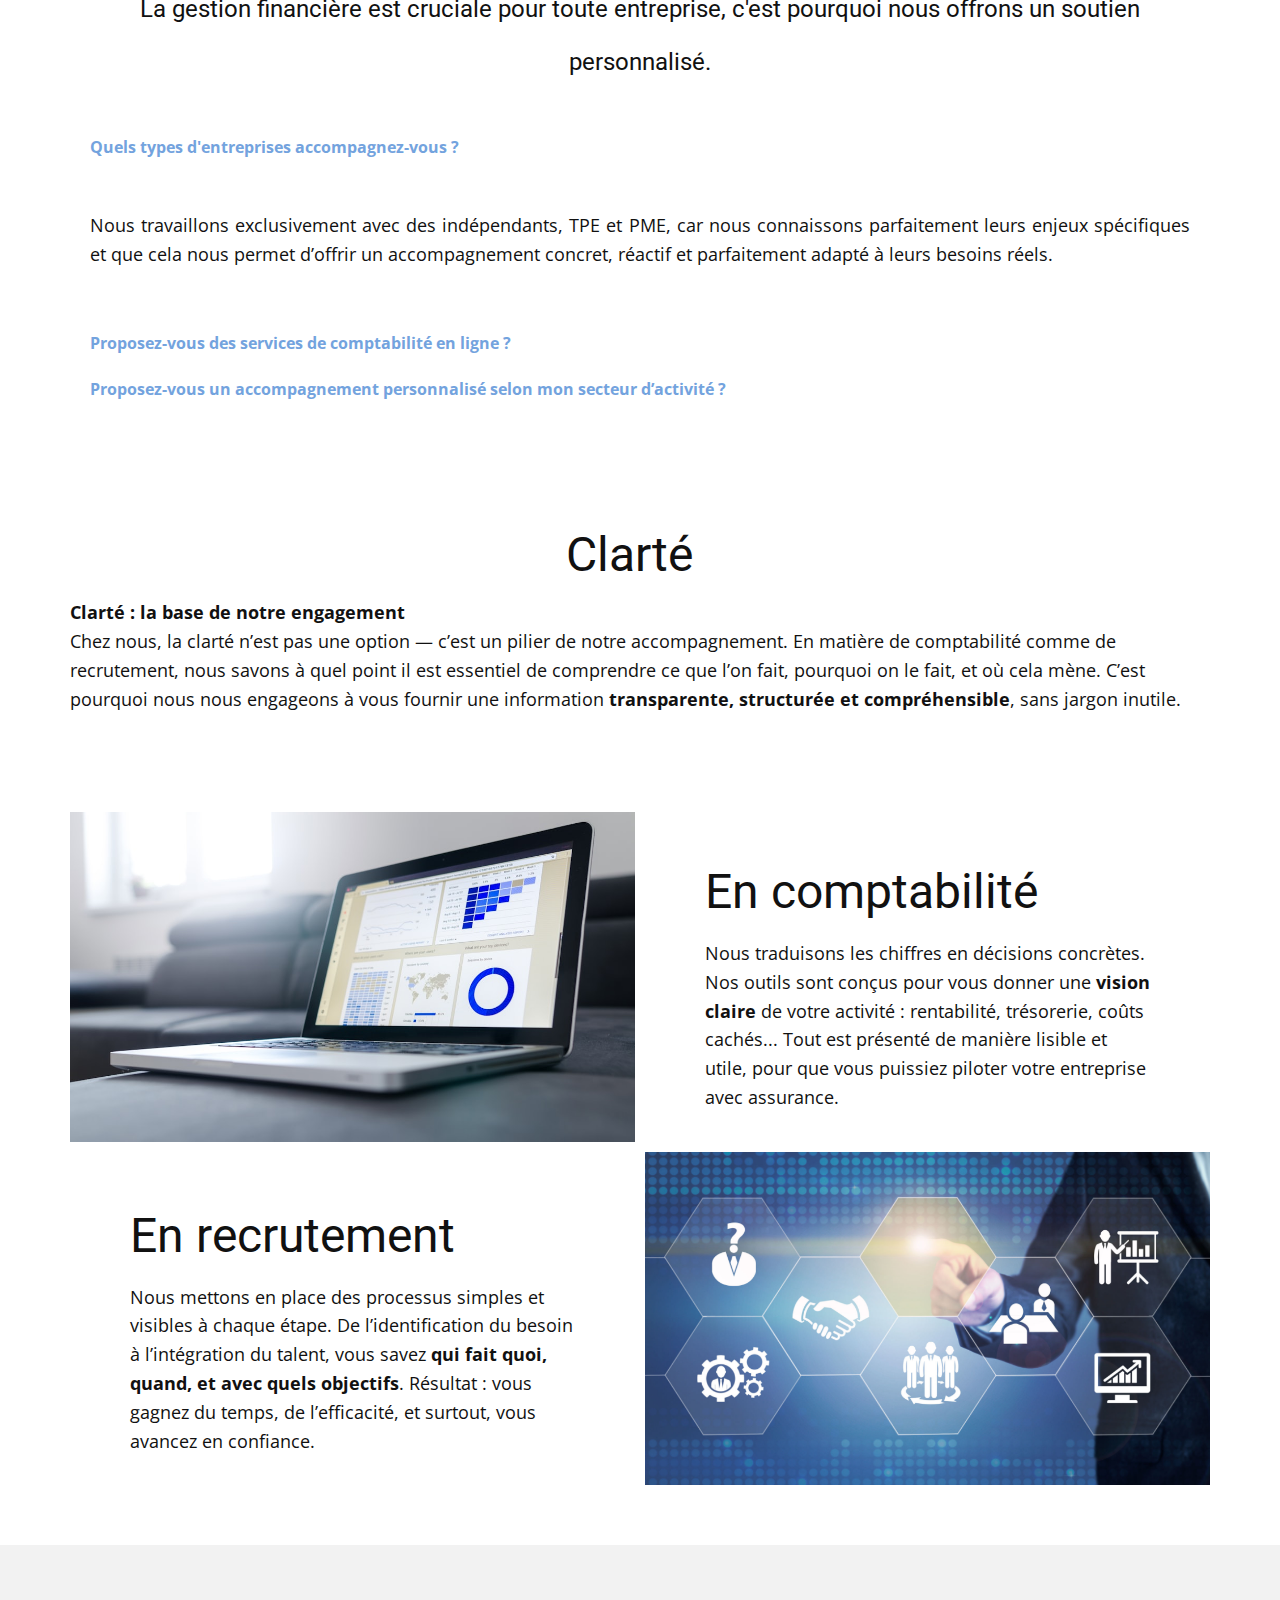
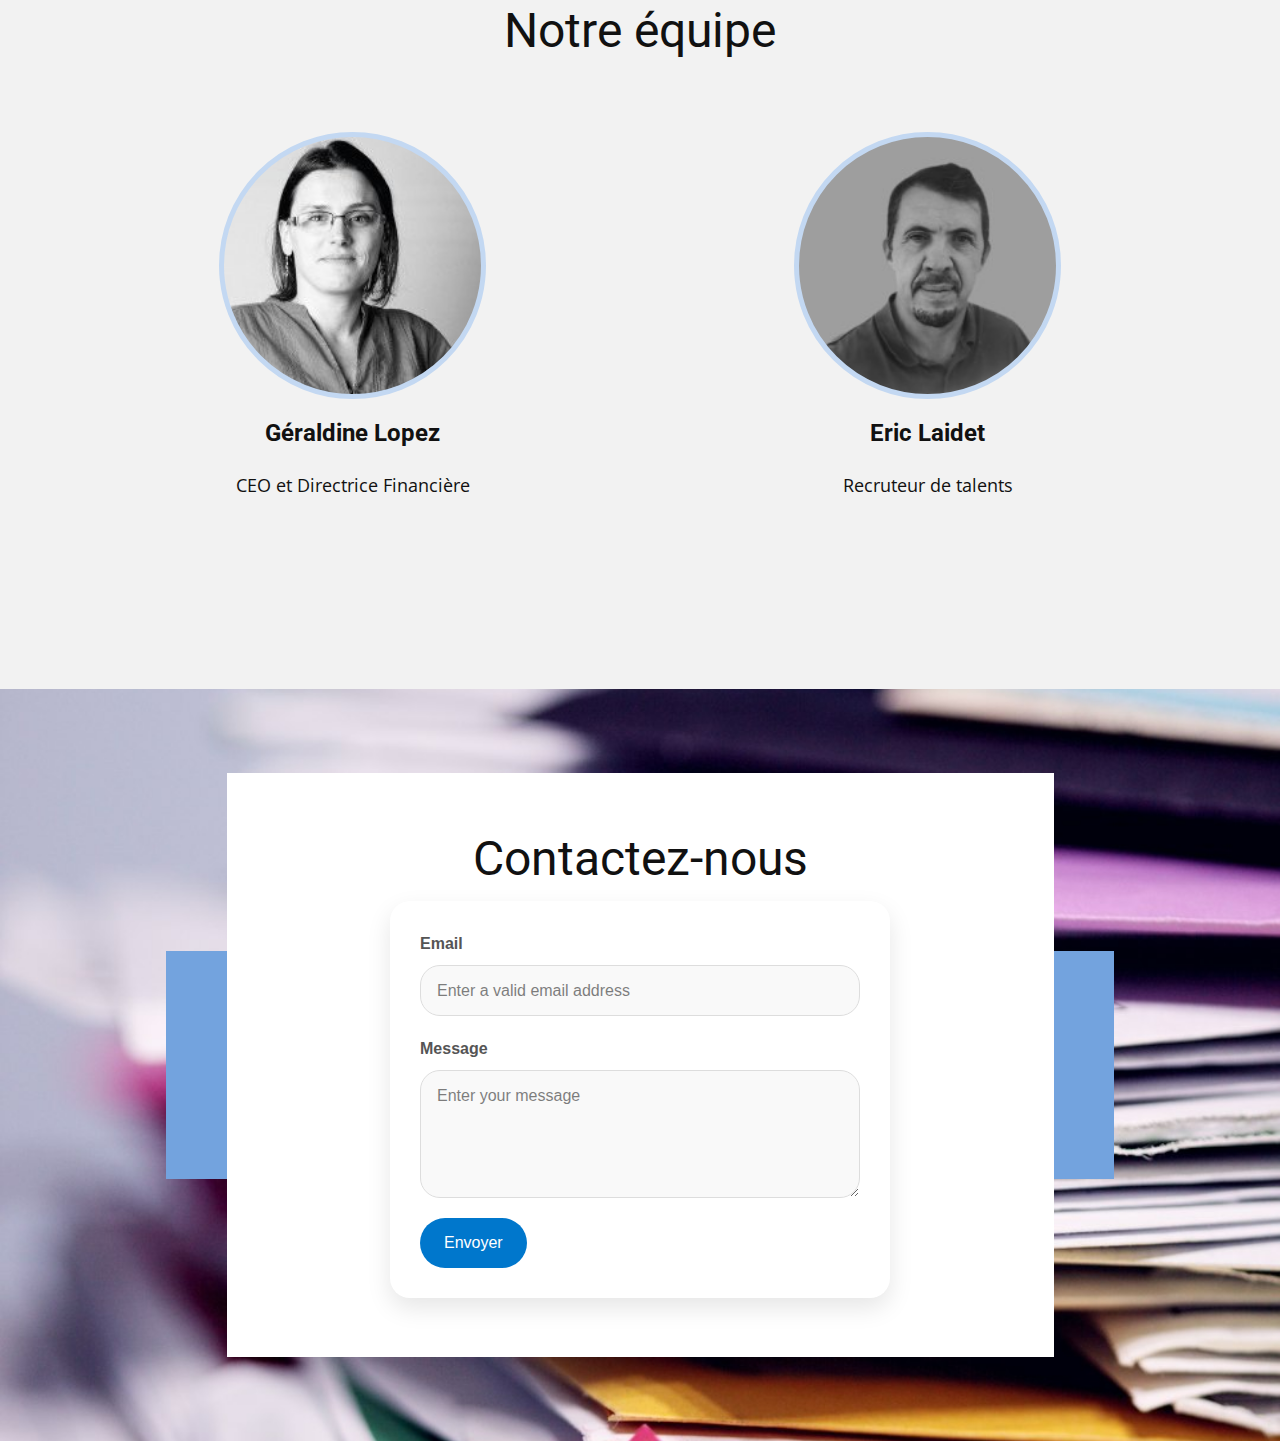
<file: Magexya/index.html>
<!DOCTYPE html>
<html style="font-size: 16px;" lang="fr"><head>
    <meta name="viewport" content="width=device-width, initial-scale=1.0">
    <meta charset="utf-8">
    <meta name="keywords" content="Accueil, Entreprise, Pôles d&amp;apos;activité, Confiance, Nous contribuons au succès de votre entreprise au quotidien, Professionnalisme, Clarté, Notre équipe, Nos clients, Contactez-nous, comptabilité pour indépendant, comptabilité pour TPE, comptabilité pour PME, comptabilité simplifiée, gestion comptable TPE, externalisation comptable PME, tenue de comptabilité pour TPE, accompagnement comptable PME, bilan comptable pour indépendant, optimisation fiscale pour TPE, suivi de trésorerie indépendant, accompagnement sur mesure indépendant, service comptable à distance, comment choisir un comptable pour micro-entreprise, externaliser sa comptabilité quand on est indépendant, tarif comptabilité pour freelance, obligations comptables auto-entrepreneur, recrutement sur mesure, service de recrutement personnalisé, recrutement de talents, trouver les bons talents, aide à l’embauche, accompagnement à l’embauche, solutions d’embauche rapide">
    <meta name="description" content="">
    <title>ACCUEIL</title>
    <link rel="stylesheet" href="nicepage.css" media="screen">
<link rel="stylesheet" href="index.css" media="screen">
    <script class="u-script" type="text/javascript" src="jquery.js" defer=""></script>
    <script class="u-script" type="text/javascript" src="nicepage.js" defer=""></script>
    <meta name="generator" content="Nicepage 7.9.4, nicepage.com">
    <meta name="referrer" content="origin">
    
    
    
    
    
    
    
    
    
    
    <link id="u-theme-google-font" rel="stylesheet" href="https://fonts.googleapis.com/css?family=Roboto:100,100i,300,300i,400,400i,500,500i,700,700i,900,900i|Open+Sans:300,300i,400,400i,500,500i,600,600i,700,700i,800,800i">
    <script type="application/ld+json">{
		"@context": "http://schema.org",
		"@type": "Organization",
		"name": "Magexya"
}</script>
    <meta name="theme-color" content="#73a3de">
    <meta property="og:title" content="ACCUEIL">
    <meta property="og:description" content="">
    <meta property="og:type" content="website">
  <meta data-intl-tel-input-cdn-path="intlTelInput/"></head>
  <body data-home-page="ACCUEIL.html" data-home-page-title="ACCUEIL" data-path-to-root="./" data-include-products="false" class="u-body u-xl-mode" data-lang="fr"><header class="u-clearfix u-header u-header" id="header"><div class="u-clearfix u-sheet u-valign-middle-lg u-valign-middle-md u-valign-middle-sm u-valign-middle-xs u-sheet-1">
        <nav class="u-menu u-menu-one-level u-offcanvas u-menu-1" role="navigation" aria-label="Menu navigation">
          <div class="menu-collapse" style="font-size: 1rem; letter-spacing: 0px;">
            <a class="u-button-style u-custom-left-right-menu-spacing u-custom-padding-bottom u-custom-top-bottom-menu-spacing u-hamburger-link u-nav-link u-text-active-palette-1-base u-text-hover-palette-2-base" href="#" tabindex="-1" aria-label="Open menu" aria-controls="5dd6">
              <svg class="u-svg-link" viewBox="0 0 24 24"><use xlink:href="#menu-hamburger"></use></svg>
              <svg class="u-svg-content" version="1.1" id="menu-hamburger" viewBox="0 0 16 16" x="0px" y="0px" xmlns:xlink="http://www.w3.org/1999/xlink" xmlns="http://www.w3.org/2000/svg"><g><rect y="1" width="16" height="2"></rect><rect y="7" width="16" height="2"></rect><rect y="13" width="16" height="2"></rect>
</g></svg>
            </a>
          </div>
          <div class="u-custom-menu u-nav-container">
            <ul class="u-nav u-unstyled u-nav-1" role="menubar"><li role="none" class="u-nav-item"><a role="menuitem" class="u-button-style u-nav-link u-text-active-palette-1-base u-text-hover-palette-2-base" href="./" style="padding: 10px 20px;">ACCUEIL</a>
</li></ul>
          </div>
          <div class="u-custom-menu u-nav-container-collapse" id="5dd6" role="region" aria-label="Menu panel">
            <div class="u-black u-container-style u-inner-container-layout u-opacity u-opacity-95 u-sidenav">
              <div class="u-inner-container-layout u-sidenav-overflow">
                <div class="u-menu-close" tabindex="-1" aria-label="Close menu"></div>
                <ul class="u-align-center u-nav u-popupmenu-items u-unstyled u-nav-2" role="menubar"><li role="none" class="u-nav-item"><a role="menuitem" class="u-button-style u-nav-link" href="./">ACCUEIL</a>
</li></ul>
              </div>
            </div>
            <div class="u-black u-menu-overlay u-opacity u-opacity-70"></div>
          </div>
        </nav>
      </div></header> 
    <section class="u-clearfix u-section-1" id="sec-1107">
      <div class="u-clearfix u-sheet u-valign-middle-lg u-valign-middle-md u-valign-middle-sm u-sheet-1">
        <div class="u-align-center u-image u-image-circle u-image-1" alt="" data-image-width="487" data-image-height="482"></div>
        <h1 class="u-align-center u-text u-text-1">Mage​xya</h1>
        <p class="u-align-center u-text u-text-2"> Votre partenaire de confiance pour la gestion comptable&nbsp;<br>et le recrutement sur mesure des TPE et PME
        </p>
      </div>
    </section>
    <section class="u-align-center u-clearfix u-container-align-center u-section-2" id="sec-7ead">
      <div class="u-clearfix u-sheet u-valign-bottom-md u-valign-bottom-xs u-valign-middle-lg u-valign-middle-sm u-valign-middle-xl u-sheet-1">
        <div class="u-expanded-width u-layout-grid u-list u-list-1">
          <div class="u-repeater u-repeater-1">
            <div class="u-container-style u-list-item u-repeater-item u-white u-list-item-1">
              <div class="u-container-layout u-similar-container u-container-layout-1">
                <img alt="" class="u-expanded-height-lg u-expanded-height-xl u-expanded-width-xs u-image u-image-default u-image-1" src="images/photo-1554224155-3a58922a22c3.jpeg">
                <div class="custom-expanded u-container-style u-group u-group-1">
                  <div class="u-container-layout u-container-layout-2">
                    <h4 class="u-align-left u-text u-text-1">Analyse &amp; Pilotage sur Mesure</h4>
                    <p class="u-align-justify u-text u-text-2">Notre service comptable accompagne les dirigeants de TPE et PME dans la gestion et le développement de leur entreprise, que ce soit ponctuellement ou sur le long terme.<br>À chaque étape de la vie d’une entreprise, il est essentiel de disposer d’un regard extérieur et d’outils adaptés pour faire face aux défis opérationnels et stratégiques.<br>Nous vous aidons à y voir clair pour mieux agir, grâce à un accompagnement personnalisé basé sur des données fiables et des préconisations concrètes.<br>
                      <br><span style="font-weight: 700;">Nos interventions ciblent notamment : </span>
                      <br>&nbsp;- L’amélioration de la rentabilité et des performances de votre activité <br>&nbsp;- L’identification des leviers financiers pour sécuriser votre croissance <br>&nbsp;- La mise en place d’indicateurs de gestion utiles à vos prises de décision <br>&nbsp;- La lecture et la compréhension de vos états financiers pour un pilotage&nbsp;<br>&nbsp; &nbsp; &nbsp;éclairé<br>
                    </p>
                  </div>
                </div>
              </div>
            </div>
            <div class="u-container-style u-list-item u-repeater-item u-white u-list-item-2">
              <div class="u-container-layout u-similar-container u-container-layout-3">
                <img alt="" class="u-expanded-height-lg u-expanded-height-xl u-expanded-width-xs u-image u-image-default u-image-2" src="images/dfff.jpg" data-image-width="800" data-image-height="534">
                <div class="custom-expanded u-container-style u-group u-group-2">
                  <div class="u-container-layout u-container-layout-4">
                    <h4 class="u-align-left u-text u-text-default u-text-3"> Accompagnement stratégique et financier</h4>
                    <p class="u-align-justify u-text u-text-4">Notre équipe vous accompagne dans la mise en place d’outils de gestion performants et d’une organisation financière adaptée à vos objectifs.<br>
                      <br><span style="font-weight: 700;">Nous intervenons notamment sur : </span>
                      <br>&nbsp;- L’élaboration de budgets et prévisions d’activité <br>&nbsp;- Le suivi des résultats avec ajustements en temps réel <br>&nbsp;- La gestion et l’anticipation de votre trésorerie <br>&nbsp;- La mise en place de plans de financement adaptés à vos projets <br>&nbsp;- L’analyse des coûts salariaux et la mise en place de dispositifs de&nbsp;<br>&nbsp; &nbsp; rémunération variable <br>&nbsp;- Le suivi d’éléments spécifiques comme la gestion de flotte ou tout autre&nbsp;<br>&nbsp; &nbsp; &nbsp;poste stratégique <br>
                      <br>Notre objectif est de vous fournir des informations claires, actualisées et utiles pour prendre des décisions éclairées et réactives.<br>
                    </p>
                  </div>
                </div>
              </div>
            </div>
            <div class="u-container-style u-list-item u-repeater-item u-white u-list-item-3">
              <div class="u-container-layout u-similar-container u-container-layout-5">
                <img alt="" class="u-expanded-height-lg u-expanded-height-xl u-expanded-width-xs u-image u-image-default u-image-3" src="images/photo-1450101499163-c8848c66ca85.jpeg" data-image-width="1080" data-image-height="721">
                <div class="custom-expanded u-container-style u-group u-group-3">
                  <div class="u-container-layout u-container-layout-6">
                    <h4 class="u-align-left u-text u-text-default u-text-5">Recrutement &amp; Structuration RH</h4>
                    <p class="u-align-justify u-text u-text-6">En plus de notre accompagnement financier, nous vous aidons à structurer votre entreprise sur le plan humain.<br>Recruter les bons profils est un levier essentiel pour assurer la croissance et la stabilité de votre activité. C’est pourquoi nous proposons un accompagnement sur mesure dans vos démarches de recrutement et d’organisation des ressources humaines.<br>
                      <br><span style="font-weight: 700;">Nos services en recrutement incluent</span>
                      <br>&nbsp;- Analyse des besoins en compétences et définition des profils clés <br>&nbsp;- Rédaction d’offres attractives et diffusion ciblée <br>&nbsp;- Sélection de candidatures, présélections et entretiens <br>&nbsp;- Mise en place de processus de recrutement fluides et efficaces <br>&nbsp;- Conseil sur les types de contrats, la rémunération et l’intégration <br>&nbsp;- Accompagnement à la structuration des fiches de poste et des plans<br>&nbsp; &nbsp; d’évolution <br>
                      <br>Notre objectif : vous faire gagner du temps, sécuriser vos embauches et vous aider à bâtir une équipe solide et engagée.<br>
                    </p>
                  </div>
                </div>
              </div>
            </div>
          </div>
        </div>
      </div>
    </section>
    <section class="u-align-center u-clearfix u-container-align-center u-section-3" id="sec-cae6">
      <div class="u-clearfix u-sheet u-valign-middle-lg u-valign-middle-sm u-sheet-1">
        <h2 class="u-align-center u-text u-text-default u-text-1">Gestion Finances<br>
          <br><span style="font-size: 1.5rem;">La gestion financière est cruciale pour toute entreprise,&nbsp;c'est pourquoi&nbsp;nous offrons un soutien personnalisé.</span>
          <br>
        </h2>
        <div class="u-accordion u-expanded-width u-faq u-accordion-1" role="tablist">
          <div class="u-accordion-item">
            <a class="active u-accordion-link u-button-style u-accordion-link-1" id="link-" aria-controls="" aria-selected="true" role="tab"><span class="u-accordion-link-text"> Quels types d'entreprises accompagnez-vous ?</span>
            </a>
            <div class="u-accordion-active u-accordion-pane u-container-style u-accordion-pane-1" aria-labelledby="link-" role="tabpanel">
              <div class="u-container-layout u-container-layout-1">
                <div class="fr-view u-clearfix u-rich-text u-text">
                  <p style="text-align: justify;">Nous travaillons exclusivement avec des indépendants, TPE et PME, car nous connaissons parfaitement leurs enjeux spécifiques et que cela nous permet d’offrir un accompagnement concret, réactif et parfaitement adapté à leurs besoins réels. &nbsp;</p>
                </div>
              </div>
            </div>
          </div>
          <div class="u-accordion-item">
            <a class="u-accordion-link u-button-style u-accordion-link-2" id="link-" aria-controls="" aria-selected="false" role="tab"><span class="u-accordion-link-text"> Proposez-vous des services de comptabilité en ligne ?</span>
            </a>
            <div class="u-accordion-pane u-container-style u-accordion-pane-2" aria-labelledby="link-" role="tabpanel">
              <div class="u-container-layout u-container-layout-2">
                <div class="fr-view u-clearfix u-rich-text u-text">
                  <p style="text-align: justify;">Oui, nous proposons des consultations et des services à distance pour plus de flexibilité. Grâce à des outils numériques sécurisés, vous pouvez nous transmettre vos documents, suivre vos indicateurs clés et échanger avec nous en visioconférence, sans avoir à vous déplacer. Cela nous permet de vous accompagner efficacement, où que vous soyez.</p>
                </div>
              </div>
            </div>
          </div>
          <div class="u-accordion-item">
            <a class="u-accordion-link u-button-style u-accordion-link-3" id="link-" aria-controls="" aria-selected="false" role="tab"><span class="u-accordion-link-text">Proposez-vous un accompagnement personnalisé selon mon secteur d’activité ?</span>
            </a>
            <div class="u-accordion-pane u-container-style u-accordion-pane-3" aria-labelledby="link-" role="tabpanel">
              <div class="u-container-layout u-container-layout-3">
                <div class="fr-view u-clearfix u-rich-text u-text">
                  <p style="text-align: justify;">Oui, chaque entreprise est unique, c’est pourquoi nous adaptons nos conseils et nos outils à votre secteur, votre taille et vos objectifs. Que vous soyez artisan, commerçant, profession libérale ou dirigeant de TPE et PME, notre approche est toujours sur-mesure, pour vous offrir des solutions concrètes, pertinentes et applicables à votre réalité.</p>
                </div>
              </div>
            </div>
          </div>
        </div>
      </div>
    </section>
    <section class="u-clearfix u-section-4" id="block-3">
      <div class="u-clearfix u-sheet u-sheet-1">
        <h2 class="u-align-center u-text u-text-1"> Clarté<br>
        </h2>
      </div>
    </section>
    <section class="u-clearfix u-section-5" id="block-4">
      <div class="u-clearfix u-sheet u-valign-middle-xs u-valign-top-lg u-valign-top-md u-valign-top-sm u-sheet-1">
        <p class="u-align-justify-md u-align-justify-sm u-align-justify-xs u-text u-text-default u-text-1"><span style="font-weight: 700;"> Clarté : la base de notre engagement</span>
          <br>Chez nous, la clarté n’est pas une option — c’est un pilier de notre accompagnement.
En matière de comptabilité comme de recrutement, nous savons à quel point il est essentiel de comprendre ce que l’on fait, pourquoi on le fait, et où cela mène. C’est pourquoi nous nous engageons à vous fournir une information <span style="font-weight: 700;">transparente, structurée et compréhensible</span>, sans jargon inutile.
        </p>
      </div>
    </section>
    <section class="u-clearfix u-section-6" id="block-2">
      <div class="u-clearfix u-sheet u-valign-middle-lg u-valign-middle-sm u-valign-middle-xs u-sheet-1">
        <div class="data-layout-selected u-clearfix u-expanded-width-md u-expanded-width-sm u-expanded-width-xs u-gutter-10 u-layout-wrap u-layout-wrap-1">
          <div class="u-layout">
            <div class="u-layout-col">
              <div class="u-size-30">
                <div class="u-layout-row">
                  <div class="u-container-style u-image u-layout-cell u-left-cell u-size-30 u-image-1" src="" data-image-width="1080" data-image-height="715">
                    <div class="u-container-layout u-valign-middle u-container-layout-1"></div>
                  </div>
                  <div class="u-align-left-lg u-align-left-xl u-container-align-left u-container-style u-layout-cell u-right-cell u-size-30 u-layout-cell-2">
                    <div class="u-container-layout u-valign-middle-lg u-valign-middle-md u-valign-middle-sm u-valign-middle-xs u-container-layout-2">
                      <h2 class="u-align-left-md u-align-left-sm u-align-left-xs u-text u-text-1">En comptabilité</h2>
                      <p class="u-align-justify-md u-align-justify-sm u-align-justify-xs u-text u-text-2">Nous traduisons les chiffres en décisions concrètes. Nos outils sont conçus pour vous donner une <span style="font-weight: 700;">vision </span><span style="font-weight: 700;">claire</span> de votre activité : rentabilité, trésorerie, coûts cachés... Tout est présenté de manière lisible et utile, pour que vous puissiez piloter votre entreprise avec assurance.<br>
                      </p>
                    </div>
                  </div>
                </div>
              </div>
              <div class="u-size-30">
                <div class="u-layout-row">
                  <div class="u-align-left-lg u-align-left-xl u-container-align-left u-container-style u-layout-cell u-left-cell u-size-30 u-layout-cell-3">
                    <div class="u-container-layout u-container-layout-3">
                      <h2 class="u-align-left-md u-align-left-sm u-align-left-xs u-text u-text-3">En recrutement</h2>
                      <p class="u-align-justify-md u-align-justify-sm u-align-justify-xs u-text u-text-4">Nous mettons en place des processus simples et visibles à chaque étape. De l’identification du besoin à l’intégration du talent, vous savez <span style="font-weight: 700;">qui fait quoi, quand, et avec quels objectifs</span>. Résultat : vous gagnez du temps, de l’efficacité, et surtout, vous avancez en confiance.<br>
                      </p>
                    </div>
                  </div>
                  <div class="u-container-style u-image u-layout-cell u-right-cell u-size-30 u-image-2" src="" data-image-width="997" data-image-height="596">
                    <div class="u-container-layout u-valign-middle u-container-layout-4"></div>
                  </div>
                </div>
              </div>
            </div>
          </div>
        </div>
      </div>
    </section>
    <section class="u-clearfix u-container-align-center u-custom-typography u-grey-5 u-section-7" id="sec-389e">
      <div class="u-clearfix u-sheet u-valign-middle-lg u-valign-middle-md u-valign-middle-sm u-sheet-1">
        <h2 class="u-align-center u-text u-text-default u-text-1">Notre équipe</h2>
        <div class="u-expanded-width u-list u-list-1">
          <div class="u-repeater u-repeater-1">
            <div class="u-align-center u-container-align-center u-container-style u-list-item u-repeater-item">
              <div class="u-container-layout u-similar-container u-valign-top-lg u-valign-top-md u-valign-top-sm u-valign-top-xs u-container-layout-1">
                <div alt="" class="u-border-5 u-border-palette-1-light-2 u-image u-image-circle u-image-1" src="" data-image-width="193" data-image-height="193"></div>
                <h4 class="u-align-center u-text u-text-2">Géraldine Lopez</h4>
                <p class="u-align-center u-text u-text-3">CEO et Directrice Financière</p>
              </div>
            </div>
            <div class="u-align-center u-container-align-center u-container-style u-list-item u-repeater-item">
              <div class="u-container-layout u-similar-container u-valign-top-lg u-valign-top-md u-valign-top-sm u-valign-top-xs u-container-layout-2">
                <div alt="" class="u-border-5 u-border-palette-1-light-2 u-image u-image-circle u-image-2" src="" data-image-width="200" data-image-height="200"></div>
                <h4 class="u-align-center u-text u-text-4">Eric Laidet</h4>
                <p class="u-align-center u-text u-text-5">Recruteur de talents</p>
              </div>
            </div>
          </div>
        </div>
      </div>
    </section>
    <section class="u-align-center u-clearfix u-container-align-center u-container-style u-image u-size-xs-60 u-section-8" data-animation-name="" data-animation-duration="0" data-animation-delay="0" data-animation-direction="" id="sec-a73b">
      <div class="u-clearfix u-sheet u-valign-middle-md u-valign-middle-sm u-valign-middle-xl u-valign-middle-xs u-sheet-1">
        <div class="u-expanded-width-xs u-palette-1-base u-shape u-shape-rectangle u-shape-1"></div>
        <div class="custom-expanded u-container-style u-group u-white u-group-1">
          <div class="u-container-layout u-valign-middle-lg u-valign-middle-md u-valign-middle-sm u-valign-middle-xl u-container-layout-1">
            <h2 class="u-align-center u-text u-text-1">Contactez-nous</h2>
            <div class="u-expanded-width-xs u-form u-form-1">
			
			
			
			
<style>
  .contact-form {
    background: #ffffff;
    border-radius: 20px;
    box-shadow: 0 10px 25px rgba(0, 0, 0, 0.1);
    padding: 30px;
    max-width: 500px;
    margin: auto;
    font-family: 'Segoe UI', sans-serif;
  }

  fieldset {
    border: none;
    padding: 0;
    margin: 0;
  }

  legend {
    font-size: 1.5rem;
    font-weight: bold;
    margin-bottom: 20px;
    color: #333;
  }

  .u-label {
    font-weight: 600;
    display: block;
    margin-bottom: 8px;
    color: #555;
  }

  .u-input {
    width: 100%;
    padding: 12px 16px;
    font-size: 1rem;
    background-color: #f9f9f9;
    border-radius: 20px;
    border: 1px solid #ddd;
    transition: border 0.3s ease;
  }

  .u-input:focus {
    border-color: #0077cc;
    outline: none;
  }

  .u-form-group {
    margin-bottom: 20px;
  }

  button[type="submit"] {
    background-color: #0077cc;
    color: white;
    padding: 12px 24px;
    font-size: 1rem;
    border: none;
    border-radius: 25px;
    cursor: pointer;
    transition: background-color 0.3s ease;
  }

  button[type="submit"]:hover {
    background-color: #005fa3;
  }
</style>

<form
  action="https://formspree.io/f/xanjyvjy"
  method="POST"
  class="contact-form"
>
  <fieldset>

    <div class="u-form-email u-form-group">
      <label class="u-label">Email</label>
      <input type="email" placeholder="Enter a valid email address" name="email" class="u-input" required>
    </div>

    <div class="u-form-group u-form-message">
      <label for="message" class="u-label">Message</label>
      <textarea placeholder="Enter your message" rows="4" id="message" name="message" class="u-input" required></textarea>
    </div>

    <button type="submit">Envoyer</button>
  </fieldset>
</form>
            </div>
          </div>
        </div>
      </div>
    </section>
    
    
    
    
<span style="height: 64px; width: 64px; margin-left: 0px; margin-right: auto; margin-top: 0px; background-image: none; right: 20px; bottom: 20px; padding: 15px" class="u-back-to-top u-icon u-icon-circle u-opacity u-opacity-85 u-palette-1-base" data-href="#"><svg class="u-svg-link" preserveAspectRatio="xMidYMin slice" viewBox="0 0 551.13 551.13"><use xmlns:xlink="http://www.w3.org/1999/xlink" xlink:href="#svg-1d98"></use></svg><svg class="u-svg-content" enable-background="new 0 0 551.13 551.13" viewBox="0 0 551.13 551.13" xmlns="http://www.w3.org/2000/svg" id="svg-1d98"><path d="m275.565 189.451 223.897 223.897h51.668l-275.565-275.565-275.565 275.565h51.668z"></path></svg></span>
  
</body></html>
</file>
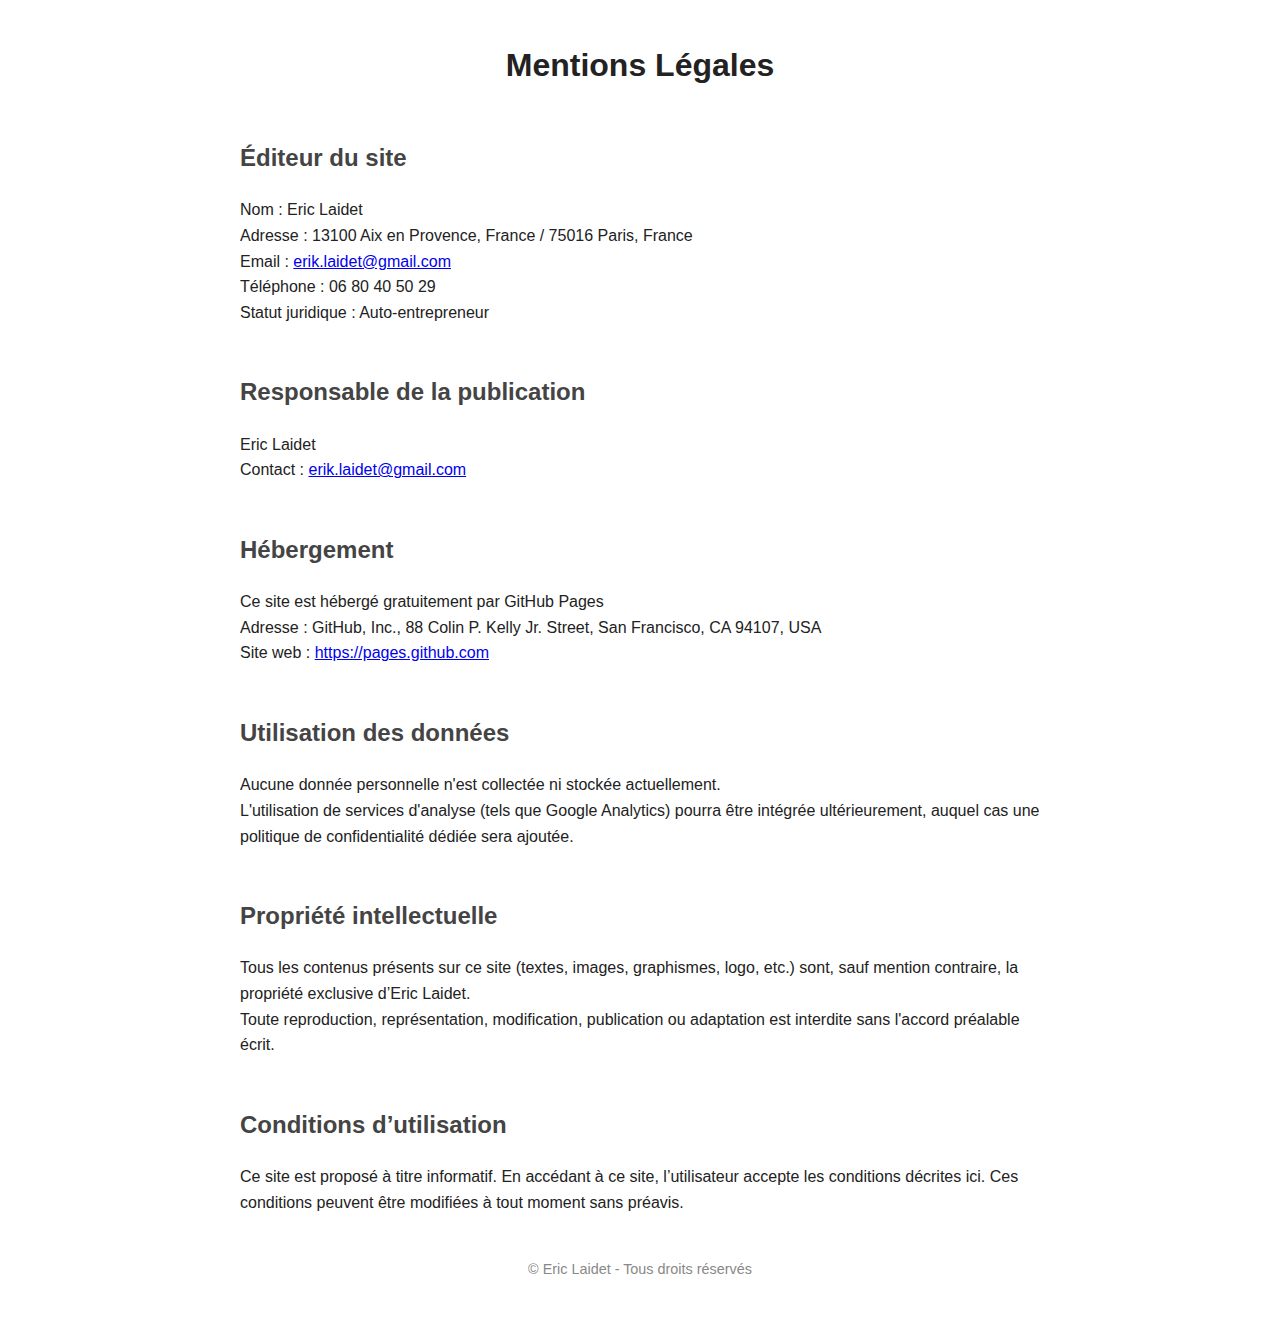
<file: mentions-legales.html>
<!DOCTYPE html>
<html lang="fr">
<head>
  <meta charset="UTF-8" />
  <meta name="viewport" content="width=device-width, initial-scale=1.0" />
  <title>Mentions Légales</title>
  <style>
    body {
      font-family: Arial, sans-serif;
      line-height: 1.6;
      margin: 40px auto;
      max-width: 800px;
      padding: 0 20px;
      color: #222;
    }
    h1 {
      text-align: center;
      font-size: 2em;
      margin-bottom: 1em;
    }
    h2 {
      color: #444;
      margin-top: 2em;
    }
    p {
      margin-bottom: 1em;
    }
    .footer {
      text-align: center;
      margin-top: 3em;
      font-size: 0.9em;
      color: #888;
    }
  </style>
</head>
<body>

  <h1>Mentions Légales</h1>

  <h2>Éditeur du site</h2>
  <p>
    Nom : Eric Laidet<br />
    Adresse : 13100 Aix en Provence, France / 75016 Paris, France<br />
    Email : <a href="mailto:erik.laidet@gmail.com">erik.laidet@gmail.com</a><br />
    Téléphone : 06 80 40 50 29<br />
    Statut juridique : Auto-entrepreneur<br />
  </p>

  <h2>Responsable de la publication</h2>
  <p>
    Eric Laidet<br />
    Contact : <a href="mailto:erik.laidet@gmail.com">erik.laidet@gmail.com</a>
  </p>

  <h2>Hébergement</h2>
  <p>
    Ce site est hébergé gratuitement par GitHub Pages<br />
    Adresse : GitHub, Inc., 88 Colin P. Kelly Jr. Street, San Francisco, CA 94107, USA<br />
    Site web : <a href="https://pages.github.com" target="_blank">https://pages.github.com</a>
  </p>

  <h2>Utilisation des données</h2>
  <p>
    Aucune donnée personnelle n'est collectée ni stockée actuellement.<br />
    L'utilisation de services d'analyse (tels que Google Analytics) pourra être intégrée ultérieurement, auquel cas une politique de confidentialité dédiée sera ajoutée.
  </p>

  <h2>Propriété intellectuelle</h2>
  <p>
    Tous les contenus présents sur ce site (textes, images, graphismes, logo, etc.) sont, sauf mention contraire, la propriété exclusive d’Eric Laidet.<br />
    Toute reproduction, représentation, modification, publication ou adaptation est interdite sans l'accord préalable écrit.
  </p>

  <h2>Conditions d’utilisation</h2>
  <p>
    Ce site est proposé à titre informatif. En accédant à ce site, l’utilisateur accepte les conditions décrites ici. Ces conditions peuvent être modifiées à tout moment sans préavis.
  </p>

  <div class="footer">
    &copy; Eric Laidet - Tous droits réservés
  </div>

</body>
</html>
</file>
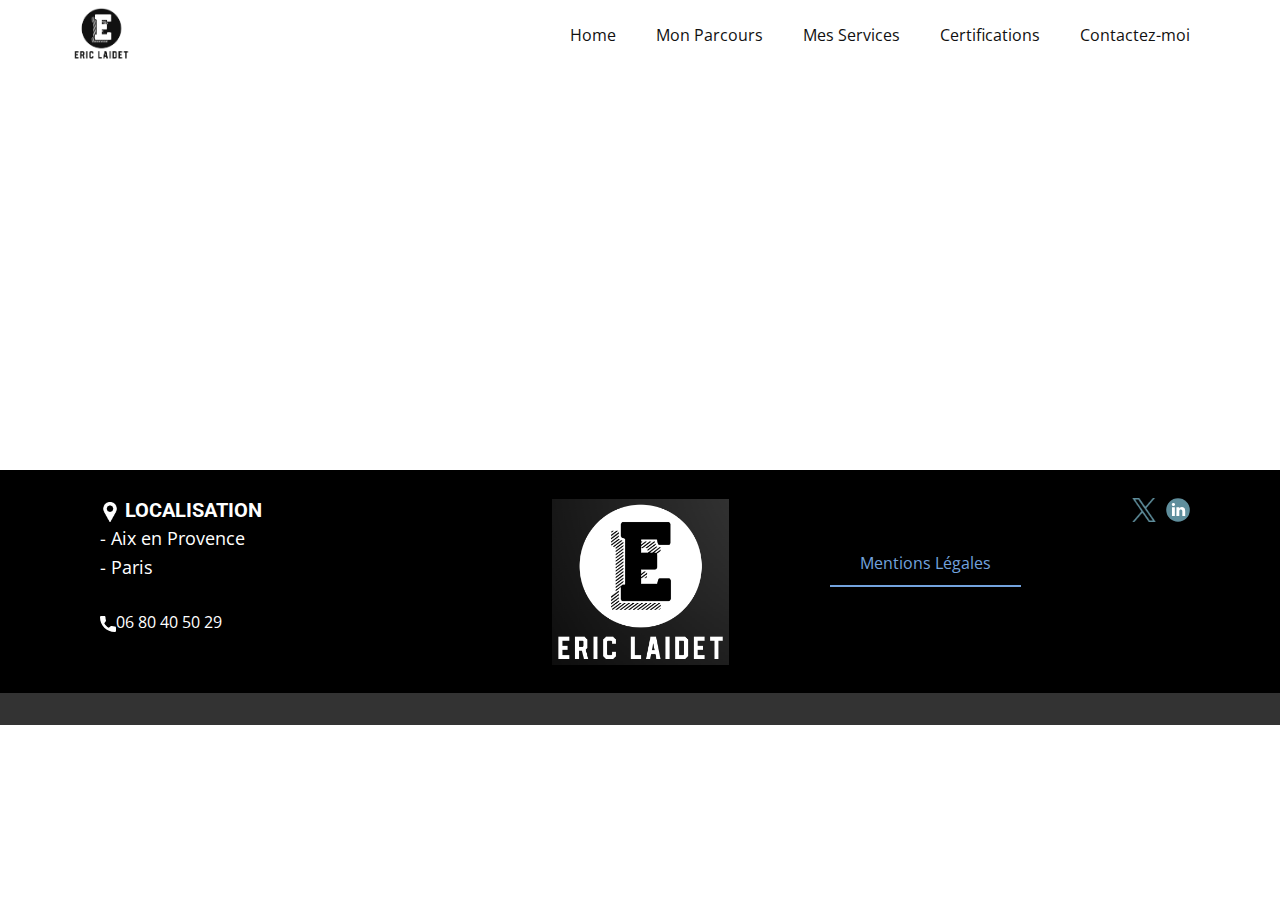
<file: Page-1.html>
<!DOCTYPE html>
<html style="font-size: 16px;" lang="fr"><head>
    <meta name="viewport" content="width=device-width, initial-scale=1.0">
    <meta charset="utf-8">
    <meta name="keywords" content="">
    <meta name="description" content="">
    <title>Page 1</title>
    <link rel="stylesheet" href="nicepage.css" media="screen">
<link rel="stylesheet" href="Page-1.css" media="screen">
    <script class="u-script" type="text/javascript" src="jquery.js" defer=""></script>
    <script class="u-script" type="text/javascript" src="nicepage.js" defer=""></script>
    <meta name="generator" content="Nicepage 7.9.4, nicepage.com">
    <link rel="icon" href="images/Logo_EL_Black.png">
    
    
    
    <link id="u-theme-google-font" rel="stylesheet" href="https://fonts.googleapis.com/css?family=Roboto:100,100i,300,300i,400,400i,500,500i,700,700i,900,900i|Open+Sans:300,300i,400,400i,500,500i,600,600i,700,700i,800,800i">
    <script type="application/ld+json">{
		"@context": "http://schema.org",
		"@type": "Organization",
		"name": "ELaidet_QA",
		"logo": "images/Logo_EL_White_Eric.png",
		"sameAs": [
				"https://x.com/luxtesting",
				"https://www.linkedin.com/in/eriklaidet/"
		]
}</script>
    <meta name="theme-color" content="#73a3de">
    <meta property="og:title" content="Page 1">
    <meta property="og:description" content="">
    <meta property="og:type" content="website">
  <meta data-intl-tel-input-cdn-path="intlTelInput/"></head>
  <body data-path-to-root="./" data-include-products="false" class="u-body u-xl-mode" data-lang="fr"><header class="u-clearfix u-header u-sticky u-sticky-6be7 u-header" id="header"><div class="u-clearfix u-sheet u-valign-middle-lg u-valign-middle-md u-valign-middle-sm u-valign-middle-xs u-sheet-1">
        <a href="#" class="u-image u-logo u-image-1" data-image-width="282" data-image-height="259">
          <img src="images/Logo_EL_White_Eric.png" class="u-logo-image u-logo-image-1">
        </a>
        <nav class="u-menu u-menu-one-level u-offcanvas u-menu-1" role="navigation">
          <div class="menu-collapse" style="font-size: 1rem; letter-spacing: 0px;">
            <a class="u-button-style u-custom-color u-custom-left-right-menu-spacing u-custom-padding-bottom u-custom-top-bottom-menu-spacing u-hamburger-link u-nav-link u-text-active-palette-1-base u-text-hover-palette-2-base" href="#" tabindex="-1" aria-label="Open menu" aria-controls="d698">
              <svg class="u-svg-link" viewBox="0 0 24 24"><use xlink:href="#menu-hamburger"></use></svg>
              <svg class="u-svg-content" version="1.1" id="menu-hamburger" viewBox="0 0 16 16" x="0px" y="0px" xmlns:xlink="http://www.w3.org/1999/xlink" xmlns="http://www.w3.org/2000/svg"><g><rect y="1" width="16" height="2"></rect><rect y="7" width="16" height="2"></rect><rect y="13" width="16" height="2"></rect>
</g></svg>
            </a>
          </div>
          <div class="u-custom-menu u-nav-container">
            <ul role="menubar" class="u-nav u-unstyled u-nav-1"><li role="none" class="u-nav-item"><a tabindex="-1" role="menuitem" class="u-button-style u-nav-link u-white" href="./#Introduction" data-page-id="11914020" aria-haspopup="true">Home</a>
</li><li role="none" class="u-nav-item"><a tabindex="-1" role="menuitem" class="u-button-style u-nav-link u-white" href="./#MonParcours" data-page-id="11914020">Mon Parcours</a>
</li><li role="none" class="u-nav-item"><a tabindex="-1" role="menuitem" class="u-button-style u-nav-link u-white" href="./#carousel-8f2e" data-page-id="11914020">Mes Services</a>
</li><li role="none" class="u-nav-item"><a tabindex="-1" role="menuitem" class="u-button-style u-nav-link u-white" href="./#MesCertifications" data-page-id="11914020">Certifications</a>
</li><li role="none" class="u-nav-item"><a tabindex="-1" role="menuitem" class="u-button-style u-nav-link u-white" href="./#MeContacter" data-page-id="11914020">Contactez-moi</a>
</li></ul>
          </div>
          <div class="u-custom-menu u-nav-container-collapse" id="d698" role="region" aria-label="Menu panel">
            <div class="u-black u-container-style u-inner-container-layout u-opacity u-opacity-95 u-sidenav">
              <div class="u-inner-container-layout u-sidenav-overflow">
                <div class="u-menu-close" tabindex="-1" aria-label="Close menu"></div>
                <ul class="u-align-center u-nav u-popupmenu-items u-unstyled u-nav-2" role="menubar"><li role="none" class="u-nav-item"><a tabindex="-1" role="menuitem" class="u-button-style u-nav-link" href="./#Introduction" data-page-id="11914020" aria-haspopup="true">Home</a>
</li><li role="none" class="u-nav-item"><a tabindex="-1" role="menuitem" class="u-button-style u-nav-link" href="./#MonParcours" data-page-id="11914020">Mon Parcours</a>
</li><li role="none" class="u-nav-item"><a tabindex="-1" role="menuitem" class="u-button-style u-nav-link" href="./#carousel-8f2e" data-page-id="11914020">Mes Services</a>
</li><li role="none" class="u-nav-item"><a tabindex="-1" role="menuitem" class="u-button-style u-nav-link" href="./#MesCertifications" data-page-id="11914020">Certifications</a>
</li><li role="none" class="u-nav-item"><a tabindex="-1" role="menuitem" class="u-button-style u-nav-link" href="./#MeContacter" data-page-id="11914020">Contactez-moi</a>
</li></ul>
              </div>
            </div>
            <div class="u-black u-menu-overlay u-opacity u-opacity-70"></div>
          </div>
        </nav>
      </div></header>
    <section class="u-clearfix u-section-1" id="block-1">
      <div class="u-clearfix u-sheet u-sheet-1"></div>
    </section>
    
    
    
    <footer class="u-black u-clearfix u-footer" id="footer"><div class="u-clearfix u-sheet u-valign-bottom-md u-valign-middle-lg u-valign-middle-xl u-sheet-1">
        <div class="data-layout-selected u-clearfix u-expanded-width u-gutter-0 u-layout-wrap u-layout-wrap-1">
          <div class="u-gutter-0 u-layout">
            <div class="u-layout-row">
              <div class="u-align-center-sm u-align-center-xs u-align-left-md u-align-left-xl u-container-style u-layout-cell u-left-cell u-size-20 u-size-30-md u-layout-cell-1">
                <div class="u-container-layout u-valign-middle-lg u-valign-middle-md u-valign-middle-xs u-container-layout-1"><!--position-->
                  <div data-position="" class="u-position u-position-1"><!--block-->
                    <div class="u-block">
                      <div class="u-block-container u-clearfix"></div>
                    </div><!--/block-->
                  </div><!--/position-->
                  <h5 class="u-text u-text-1"><span class="u-file-icon u-icon u-text-white"><img src="images/484167-0f572cc8.png" alt=""></span>&nbsp;Localisation
                  </h5>
                  <p class="u-text u-text-2">- Aix en Provence<br>- Paris
                  </p>
                  <a href="tel:+33680405029" class="u-active-none u-align-center-sm u-align-center-xs u-btn u-btn-rectangle u-button-style u-hover-none u-none u-btn-1"><span class="u-icon"><svg class="u-svg-content" viewBox="0 0 405.333 405.333" x="0px" y="0px" style="width: 1em; height: 1em;"><path d="M373.333,266.88c-25.003,0-49.493-3.904-72.704-11.563c-11.328-3.904-24.192-0.896-31.637,6.699l-46.016,34.752    c-52.8-28.181-86.592-61.952-114.389-114.368l33.813-44.928c8.512-8.512,11.563-20.971,7.915-32.64    C142.592,81.472,138.667,56.96,138.667,32c0-17.643-14.357-32-32-32H32C14.357,0,0,14.357,0,32    c0,205.845,167.488,373.333,373.333,373.333c17.643,0,32-14.357,32-32V298.88C405.333,281.237,390.976,266.88,373.333,266.88z"></path></svg></span>06 80 40 50 29
                  </a>
                </div>
              </div>
              <div class="u-align-center-sm u-align-right-md u-container-style u-layout-cell u-size-20 u-size-30-md u-layout-cell-2">
                <div class="u-container-layout u-valign-middle u-container-layout-2">
                  <a href="./#Introduction" data-page-id="11914020" class="u-image u-logo u-image-1" data-image-width="331" data-image-height="309">
                    <img src="images/Logo_EL_Black_Eric.png" class="u-logo-image u-logo-image-1">
                  </a>
                </div>
              </div>
              <div class="u-align-center-sm u-align-center-xs u-align-left-md u-align-right-lg u-align-right-xl u-container-style u-layout-cell u-right-cell u-size-20 u-size-30-md u-layout-cell-3">
                <div class="u-container-layout u-container-layout-3">
                  <div class="u-social-icons u-social-icons-1">
                    <a class="u-social-url" title="twitter" target="_blank" href="https://x.com/luxtesting"><span class="u-file-icon u-icon u-social-icon u-social-twitter u-text-palette-4-dark-1 u-icon-3"><img src="images/11823292-c03b6b14.png" alt=""></span>
                    </a>
                    <a class="u-social-url" title="linkedin" target="_blank" href="https://www.linkedin.com/in/eriklaidet/"><span class="u-icon u-social-icon u-social-linkedin u-text-palette-4-dark-1"><svg class="u-svg-link" preserveAspectRatio="xMidYMin slice" viewBox="0 0 112 112" style=""><use xlink:href="#svg-ae7c"></use></svg><svg class="u-svg-content" viewBox="0 0 112 112" x="0" y="0" id="svg-ae7c"><circle fill="currentColor" cx="56.1" cy="56.1" r="55"></circle><path fill="#FFFFFF" d="M41.3,83.7H27.9V43.4h13.4V83.7z M34.6,37.9L34.6,37.9c-4.6,0-7.5-3.1-7.5-7c0-4,3-7,7.6-7s7.4,3,7.5,7
      C42.2,34.8,39.2,37.9,34.6,37.9z M89.6,83.7H76.2V62.2c0-5.4-1.9-9.1-6.8-9.1c-3.7,0-5.9,2.5-6.9,4.9c-0.4,0.9-0.4,2.1-0.4,3.3v22.5
      H48.7c0,0,0.2-36.5,0-40.3h13.4v5.7c1.8-2.7,5-6.7,12.1-6.7c8.8,0,15.4,5.8,15.4,18.1V83.7z"></path></svg></span>
                    </a>
                  </div>
                  <a href="mentions-legales.html" class="u-active-none u-border-2 u-border-no-left u-border-no-right u-border-no-top u-border-palette-1-base u-btn u-btn-rectangle u-button-style u-hover-none u-none u-btn-2" title="mentions-legales.html">Mentions Légales<br>
                  </a>
                </div>
              </div>
            </div>
          </div>
        </div>
      </div></footer>
    <section class="u-backlink u-clearfix u-grey-80"></section>
  
</body></html>
</file>
